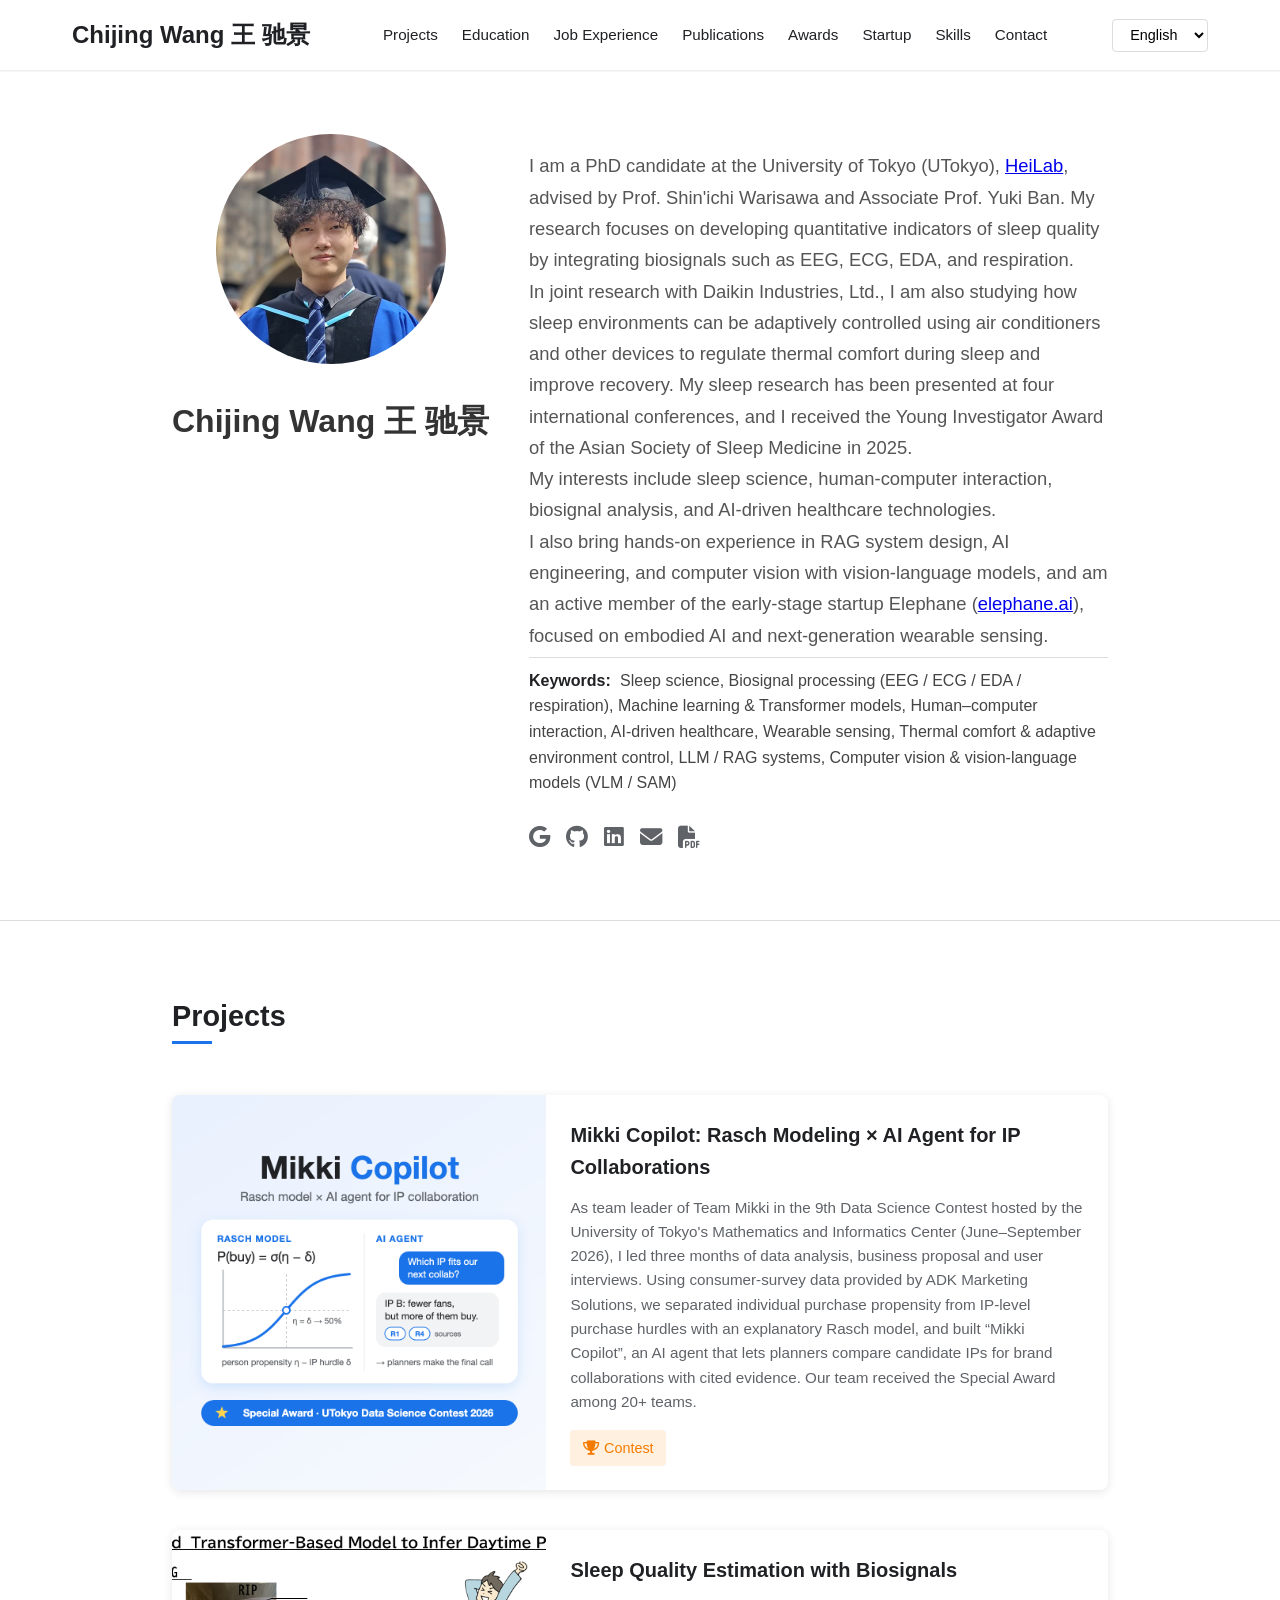
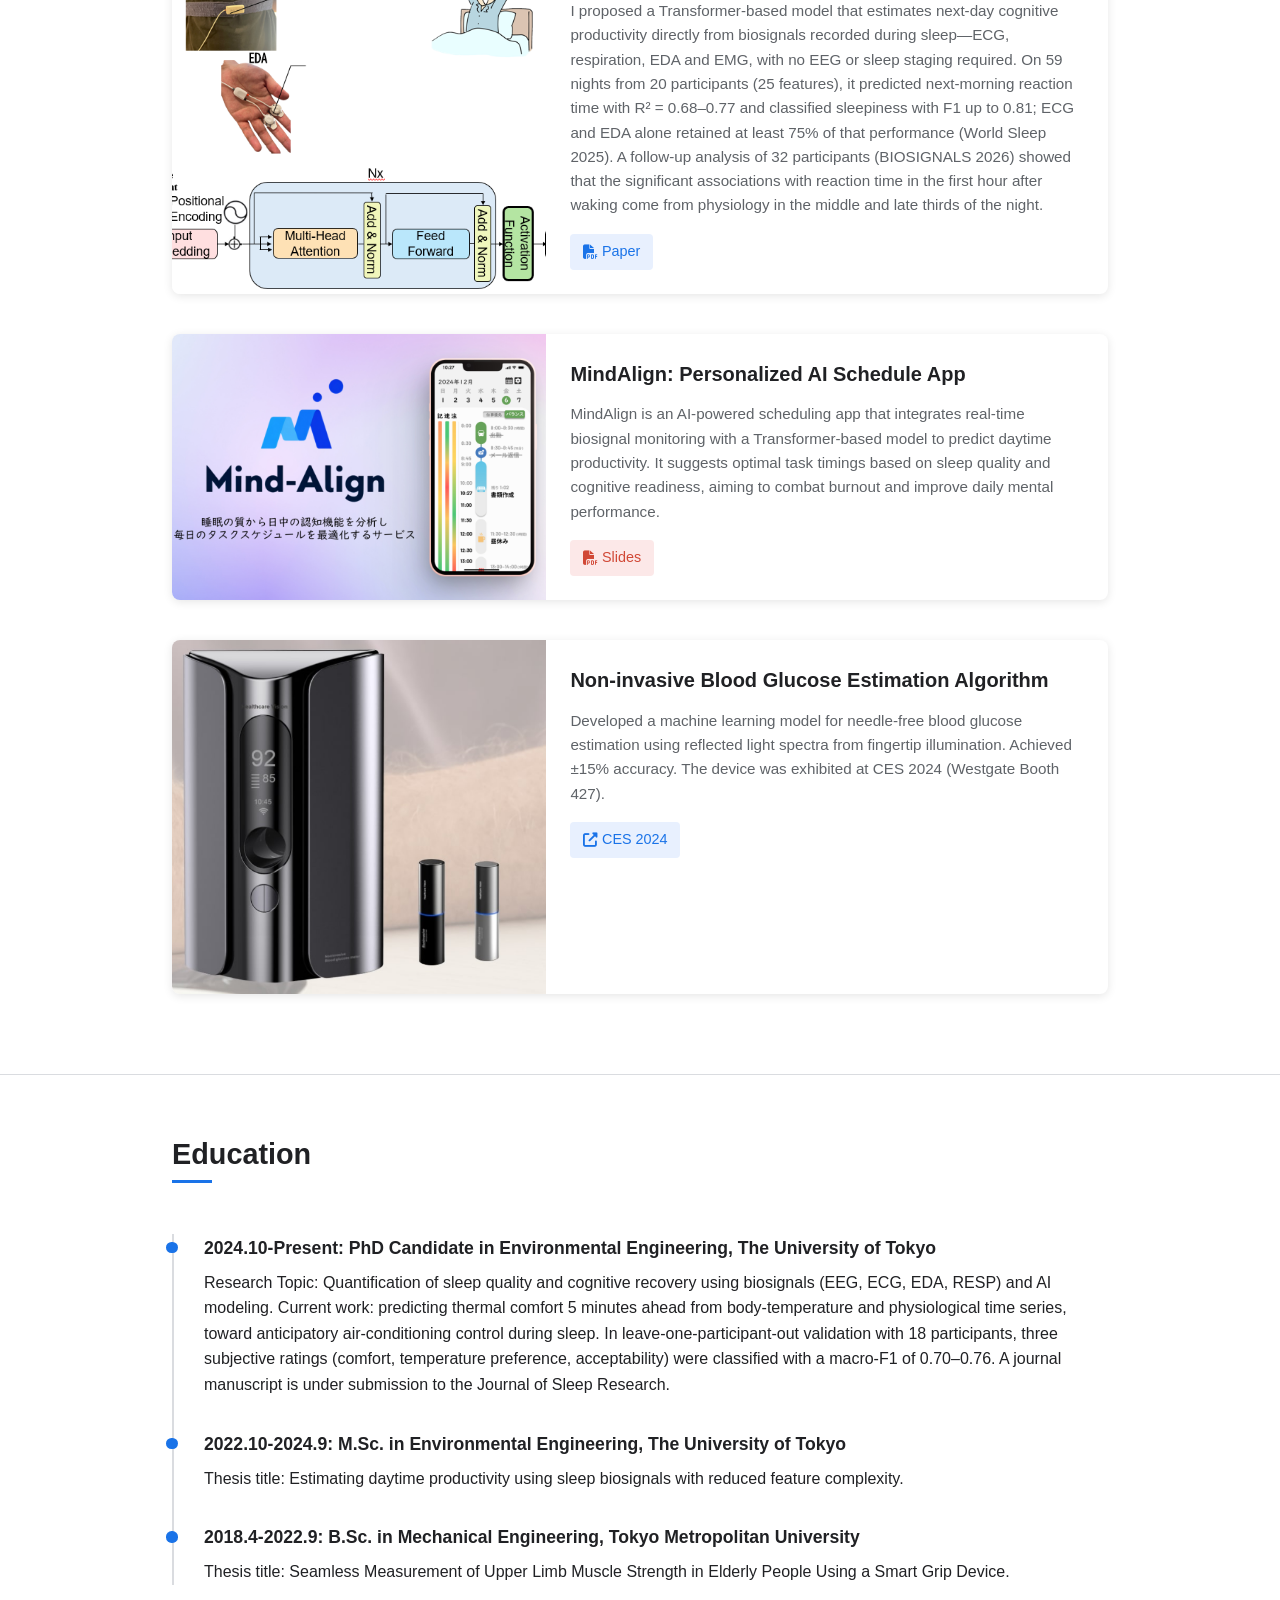
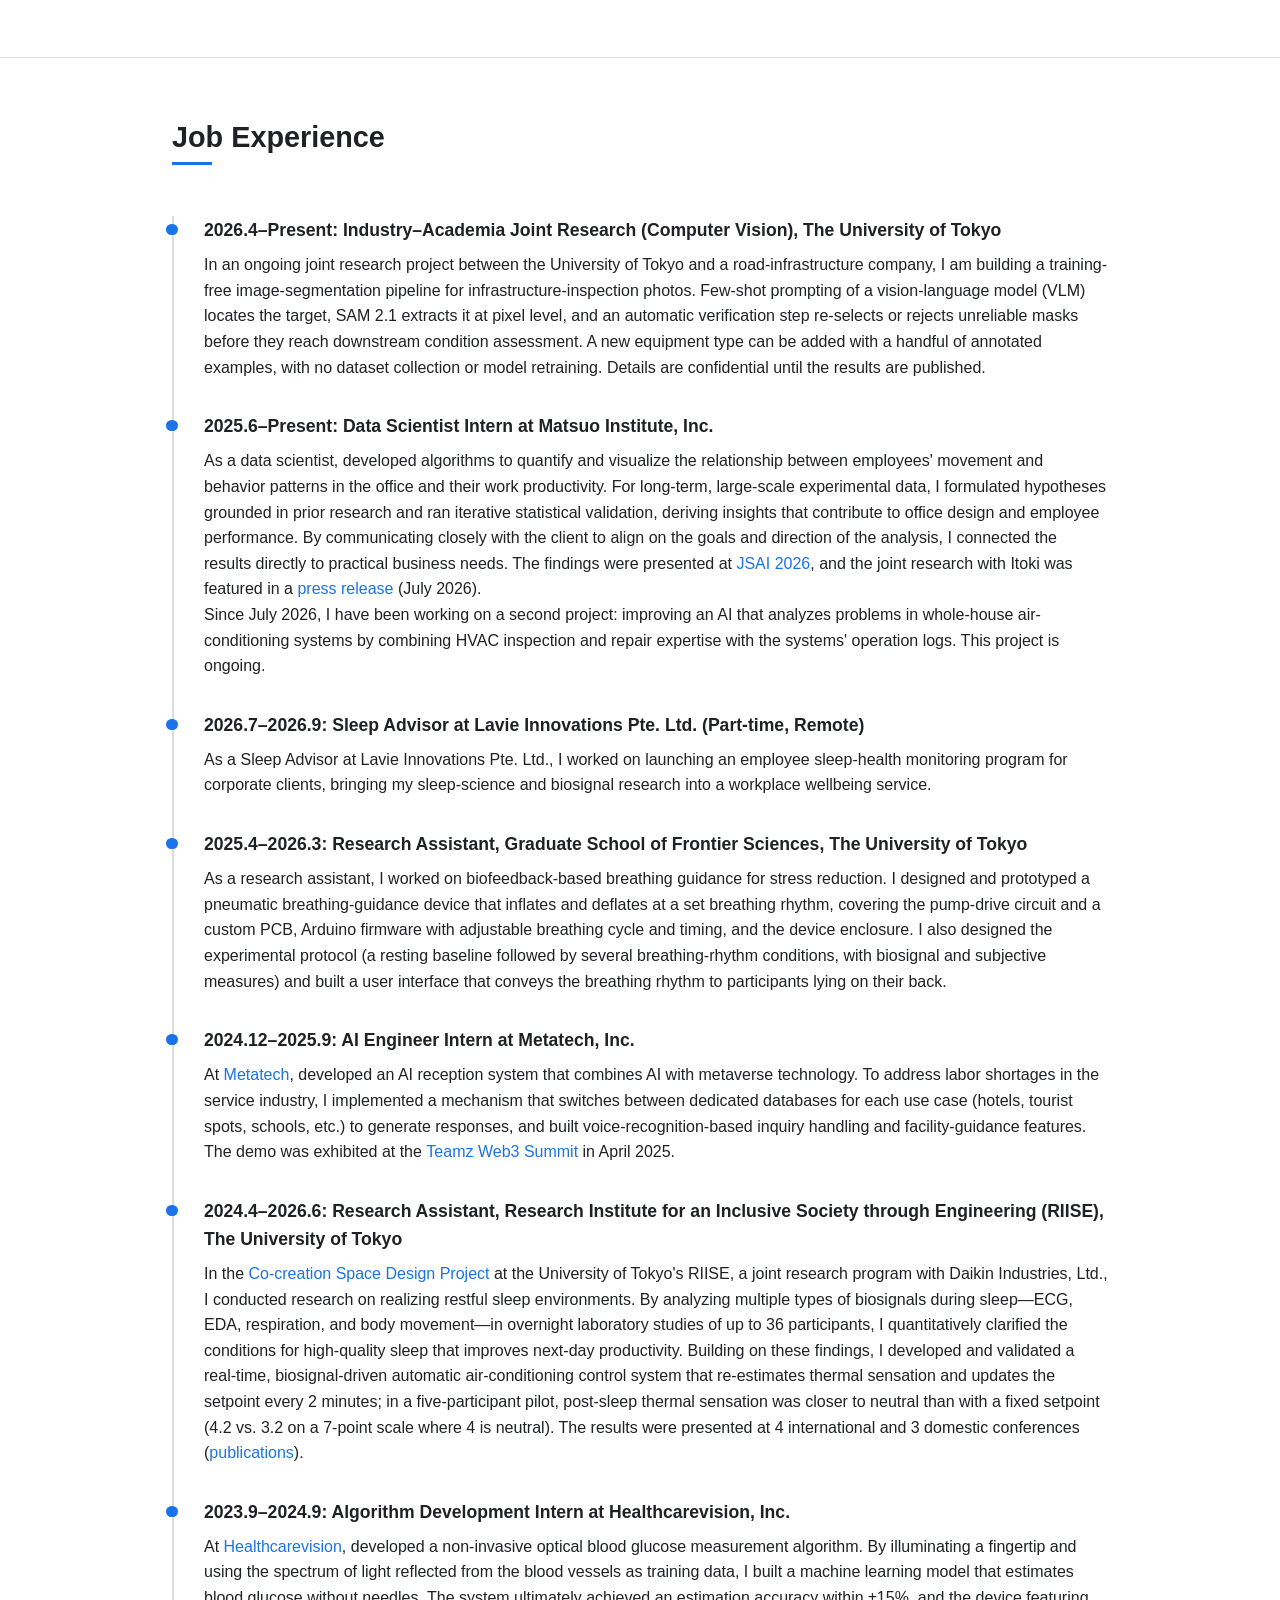
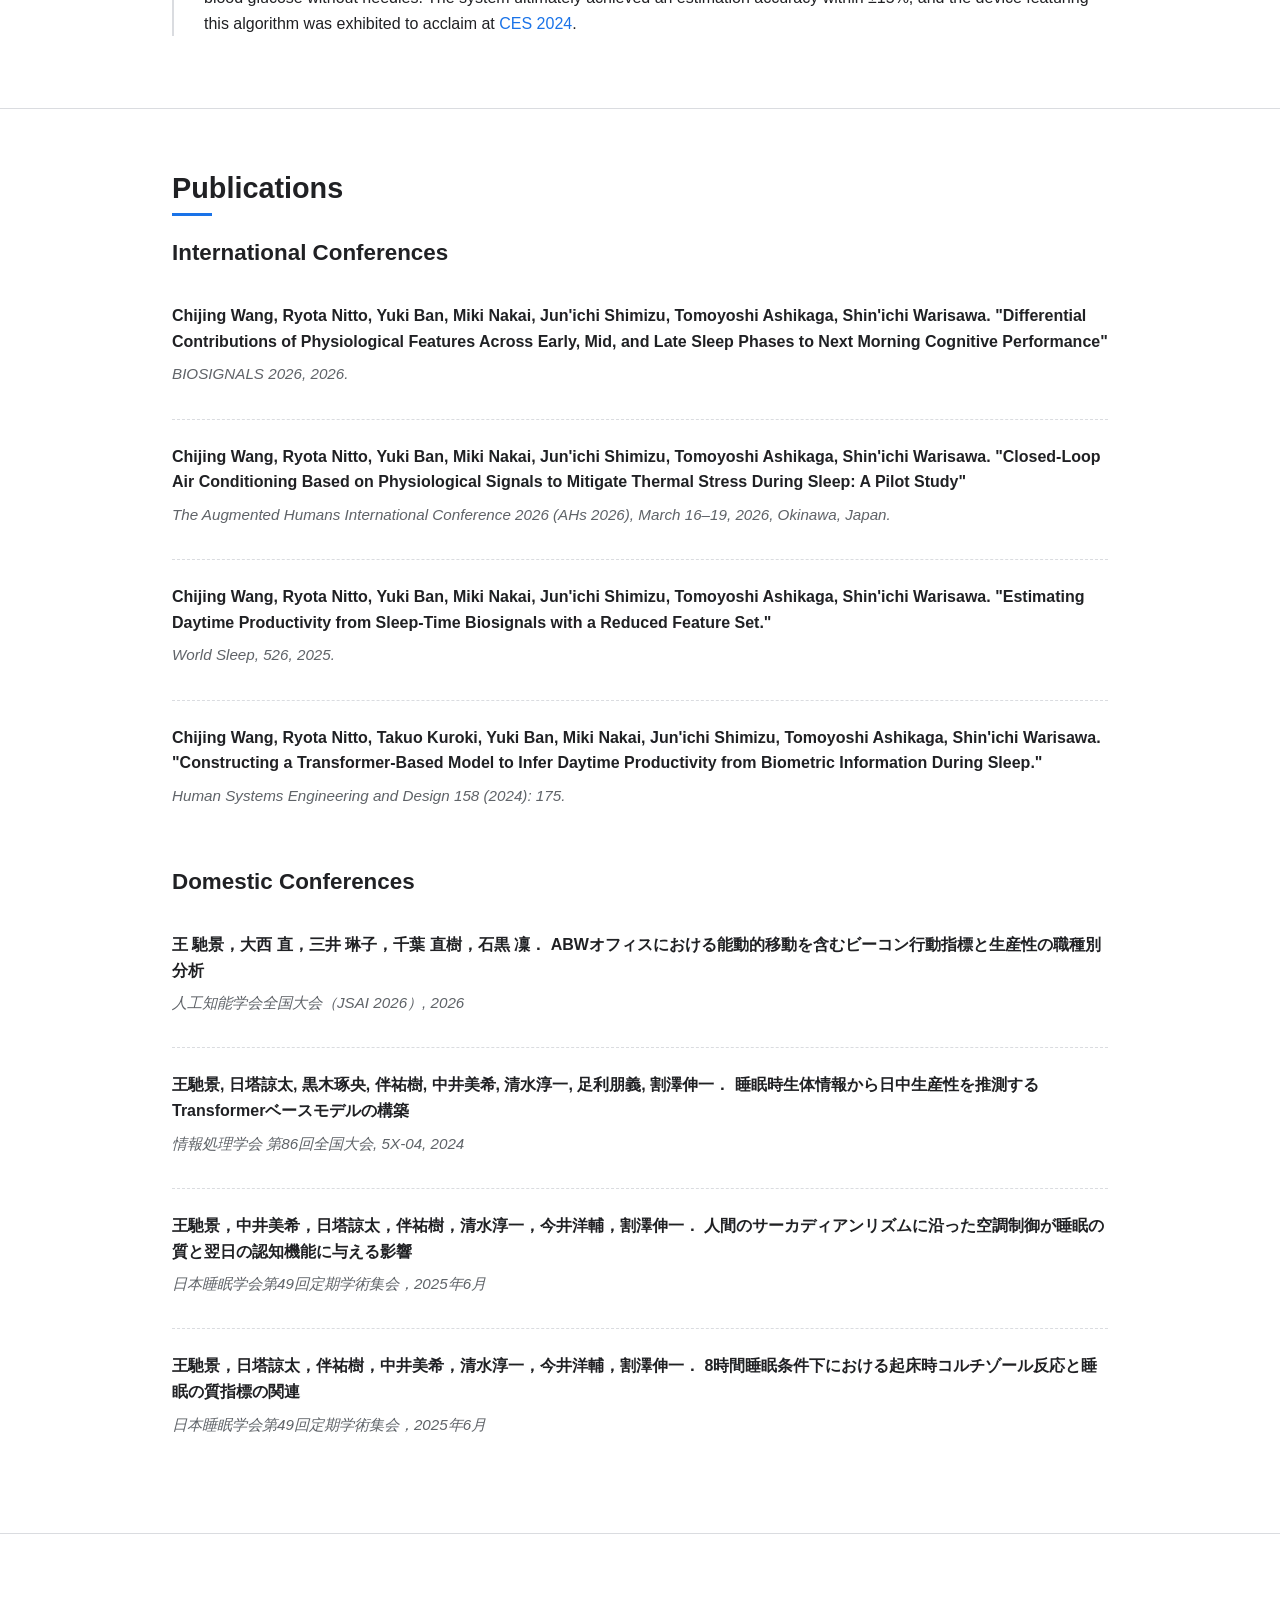
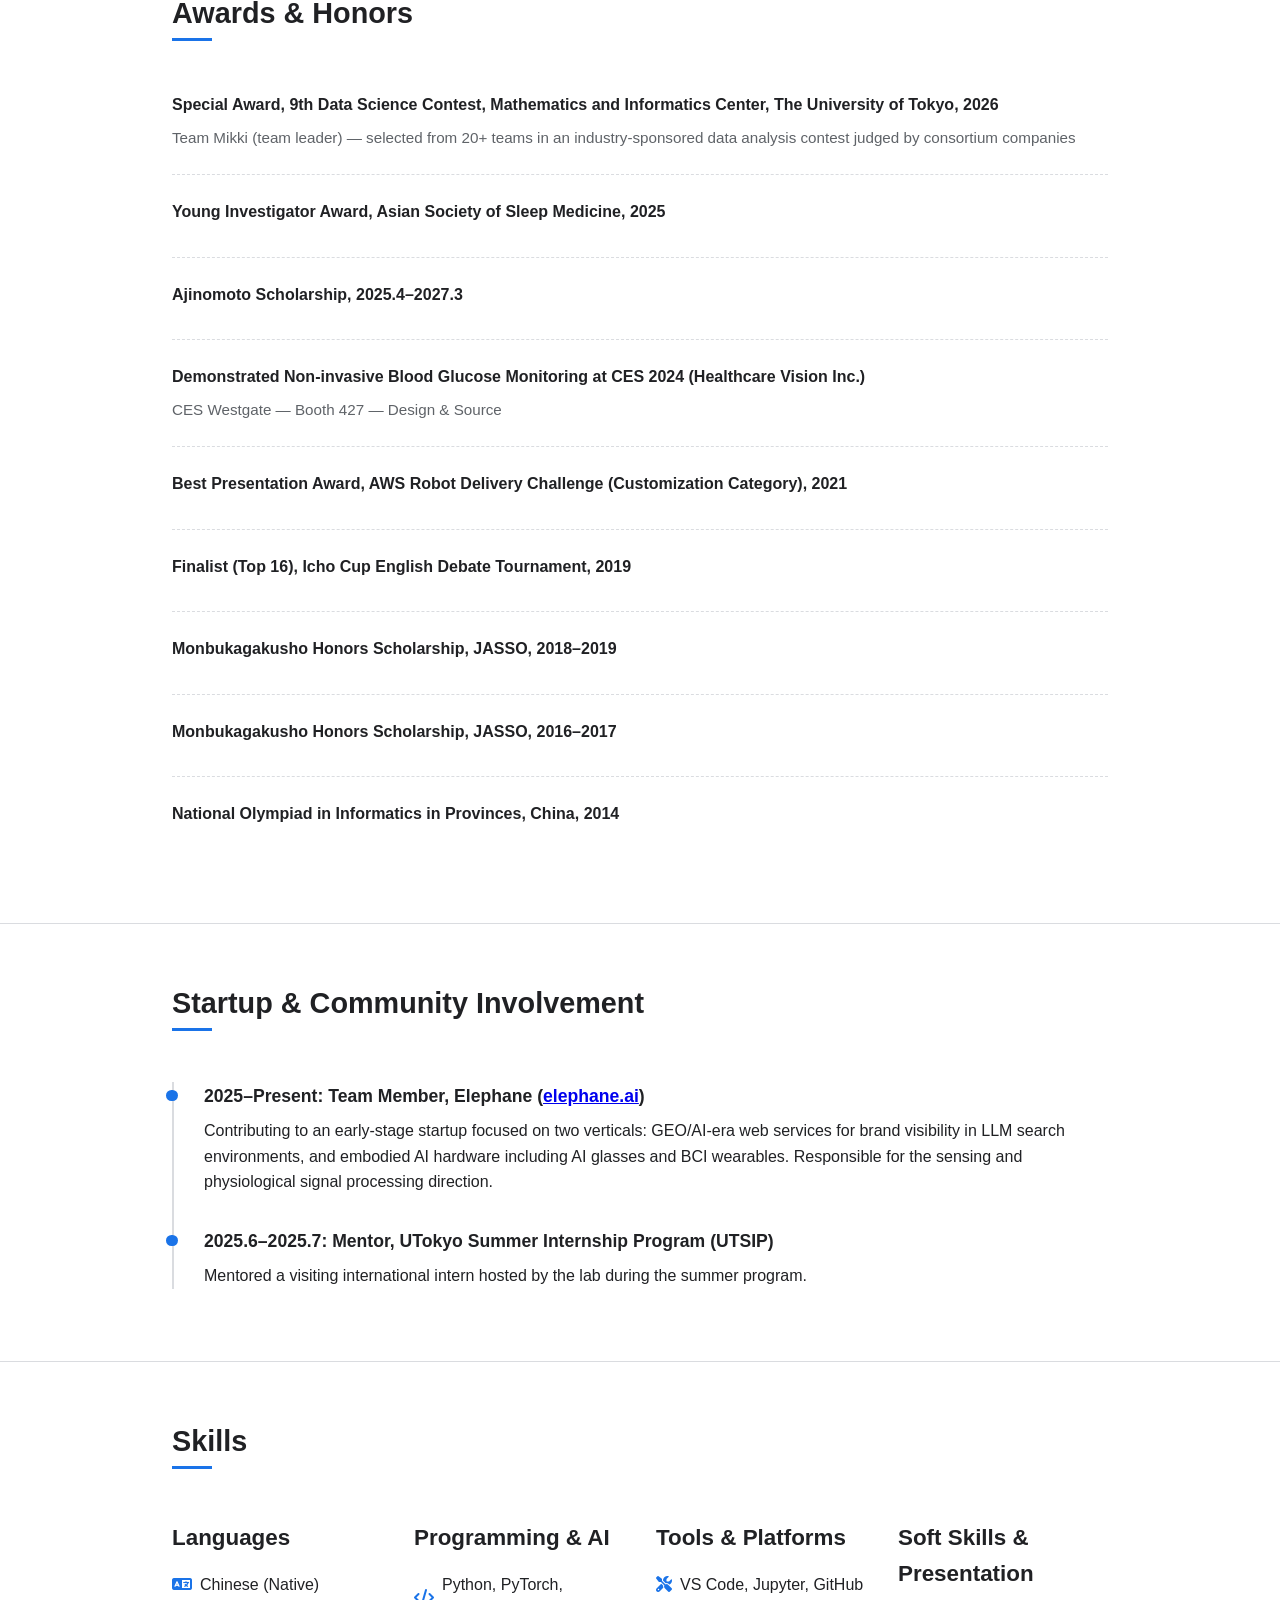
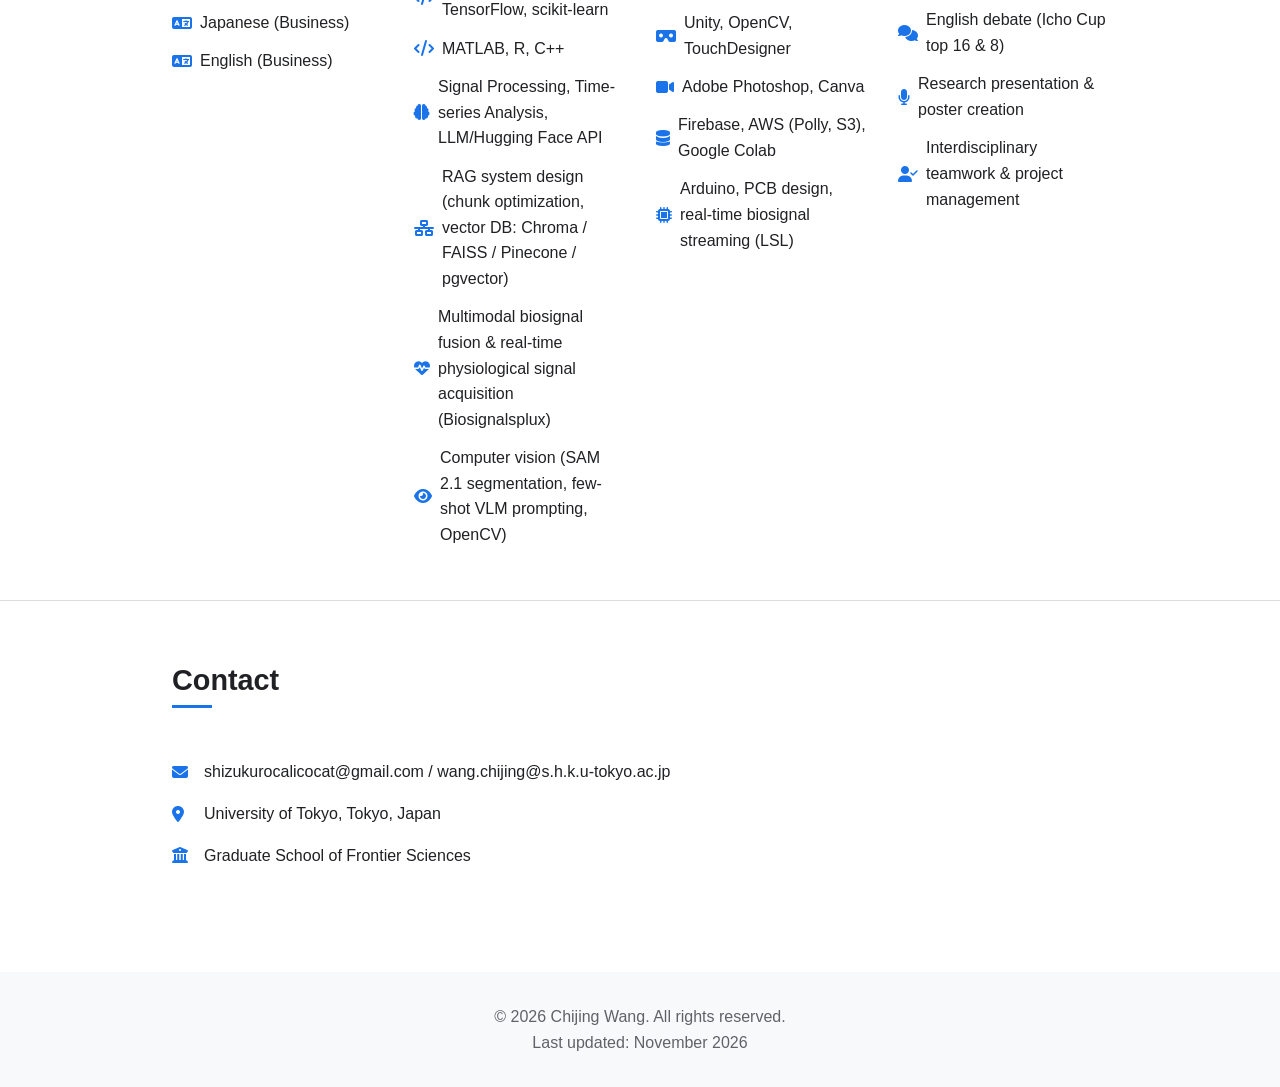
<file: index.html>
<!DOCTYPE html>
<html lang="en">
<head>
    <meta charset="UTF-8">
    <meta name="viewport" content="width=device-width, initial-scale=1.0">
    <title>Chijing Wang 王 驰景</title>
    <meta name="description" content="Chijing Wang (王馳景) is a PhD candidate at the University of Tokyo (HeiLab) working on sleep science, biosignal analysis (EEG, ECG, EDA, respiration) and AI-driven healthcare. Publications, projects, experience and CV.">
    <meta name="keywords" content="Chijing Wang, 王馳景, 王驰景, sleep science, biosignal processing, EEG, ECG, EDA, Transformer, machine learning, human-computer interaction, AI healthcare, wearable sensing, thermal comfort, RAG, LLM, computer vision, vision-language models, SAM, University of Tokyo">
    <meta name="author" content="Chijing Wang">
    <link rel="canonical" href="https://chijing-wang.com/">
    <meta property="og:type" content="profile">
    <meta property="og:site_name" content="Chijing Wang">
    <meta property="og:title" content="Chijing Wang 王 驰景 — Sleep Science &amp; Biosignal AI, University of Tokyo">
    <meta property="og:description" content="PhD candidate at the University of Tokyo (HeiLab): sleep quality estimation from biosignals, adaptive sleep environments, and AI-driven healthcare.">
    <meta property="og:url" content="https://chijing-wang.com/">
    <meta property="og:image" content="https://chijing-wang.com/self.jpg">
    <meta name="twitter:card" content="summary">
    <meta name="twitter:title" content="Chijing Wang 王 驰景 — Sleep Science &amp; Biosignal AI">
    <meta name="twitter:description" content="PhD candidate at the University of Tokyo (HeiLab): sleep quality estimation from biosignals, adaptive sleep environments, and AI-driven healthcare.">
    <meta name="twitter:image" content="https://chijing-wang.com/self.jpg">
    <link rel="icon" href="data:image/svg+xml,<svg%20xmlns='http://www.w3.org/2000/svg'%20viewBox='0%200%2064%2064'><rect%20width='64'%20height='64'%20rx='14'%20fill='%231a73e8'/><text%20x='32'%20y='43'%20font-family='Arial,Helvetica,sans-serif'%20font-size='30'%20font-weight='700'%20fill='white'%20text-anchor='middle'>CW</text></svg>">
    <style>
        :root {
            --primary-color: #1a73e8; 
            --secondary-color: #f8f9fa;
            --text-color: #202124;
            --light-text: #5f6368;
            --border-color: #dadce0;
            --accent-color: #1967d2;
            --section-padding: 2.5rem 0;
            --card-shadow: 0 2px 10px rgba(0, 0, 0, 0.1);
        }
        
        * {
            box-sizing: border-box;
            margin: 0;
            padding: 0;
        }
        
        body {
            font-family: 'Segoe UI', Tahoma, Geneva, Verdana, sans-serif;
            line-height: 1.6;
            color: var(--text-color);
            background-color: #ffffff;
            display: flex;
            flex-direction: column;
        }
        header {
            background-color: white;
            box-shadow: 0 1px 2px rgba(0, 0, 0, 0.1);
            position: sticky;
            top: 0;
            z-index: 1000;
            width: 100%;
        }
        
        .header-container {
            display: flex;
            justify-content: space-between;
            align-items: center;
            padding: 1rem 2rem;
            max-width: 1200px;
            margin: 0 auto;
        }
        
        .logo {
            font-size: 1.5rem;
            font-weight: bold;
            color: var(--text-color);
            text-decoration: none;
        }
        
        .nav-links {
            display: flex;
            list-style: none;
        }
        
        .nav-links li {
            margin-left: 1.5rem;
        }
        
        .nav-links a {
            text-decoration: none;
            color: var(--text-color);
            font-weight: 500;
            transition: color 0.3s;
            font-size: 0.95rem;
        }
        
        .nav-links a:hover {
            color: var(--primary-color);
        }
        
        .container {
            max-width: 1000px;
            margin: 0 auto;
            padding: 0 2rem;
        }
        .hero {
            padding: 4rem 0;
            background-color: white;
            margin-bottom: 2rem;
        }
        
        .hero-container {
            display: flex;
            align-items: flex-start;
            gap: 40px;
        }
        
        .hero-left {
            display: flex;
            flex-direction: column;
            align-items: center;
        }
        
        .hero-image {
            width: 230px;
            height: 230px;
            border-radius: 50%;
            object-fit: cover;
            margin-bottom: 1.5rem;
        }
        
        .hero-name {
            font-size: 2rem;
            font-weight: bold;
            color: #333;
            margin-top: 0.5rem;
        }
        
        .hero-right {
            flex: 1;
            padding-top: 1rem;
        }
        
        .hero-text {
            font-size: 1.15rem;
            line-height: 1.7;
            color: #555;
            margin-bottom: 1.5rem;
        }
        
        .keywords {
            font-size: 1rem;
            line-height: 1.6;
            color: #444;
            margin: 0.4rem 0 0.2rem;
            padding-top: 0.6rem;
            border-top: 1px solid var(--border-color);
        }

        .keywords strong {
            color: var(--text-color);
            margin-right: 0.3rem;
        }

        .social-links {
            display: flex;
            list-style: none;
            margin-top: 1.5rem;
        }
        
        .social-links li {
            margin-right: 1rem;
        }
        
        .social-links a {
            color: var(--light-text);
            font-size: 1.4rem;
            transition: color 0.3s;
        }
        
        .social-links a:hover {
            color: var(--primary-color);
        }
        
        section {
            padding: var(--section-padding);
            margin-bottom: 1rem;
            border-bottom: 1px solid var(--border-color);
            display: block;
            width: 100%;
        }
        
        section:last-child {
            border-bottom: none;
        }
        
        h2 {
            font-size: 1.8rem;
            margin-bottom: 1.5rem;
            color: var(--text-color);
            position: relative;
            display: inline-block;
        }
        
        h2::after {
            content: '';
            position: absolute;
            left: 0;
            bottom: -5px;
            width: 40px;
            height: 3px;
            background-color: var(--primary-color);
        }
        
        h3 {
            font-size: 1.4rem;
            margin-bottom: 1rem;
            color: var(--text-color);
        }
        
        .project-container {
            margin-top: 2rem;
        }
        
        .project-card {
            display: flex;
            margin-bottom: 2.5rem;
            border-radius: 8px;
            overflow: hidden;
            box-shadow: var(--card-shadow);
            background-color: white;
            transition: transform 0.3s, box-shadow 0.3s;
        }
        
        .project-card:hover {
            transform: translateY(-5px);
            box-shadow: 0 5px 15px rgba(0, 0, 0, 0.15);
        }
        
        .project-img-container {
            flex: 0 0 40%;
        }
        
        .project-img {
            width: 100%;
            height: 100%;
            object-fit: cover;
        }
        
        .project-content {
            flex: 1;
            padding: 1.5rem;
        }
        
        .project-title {
            font-size: 1.25rem;
            font-weight: 600;
            margin-bottom: 0.8rem;
            color: var(--text-color);
        }
        
        .project-description {
            margin-bottom: 1rem;
            color: var(--light-text);
            font-size: 0.95rem;
            line-height: 1.6;
        }
        
        .project-links {
            margin-top: 1rem;
            display: flex;
            flex-wrap: wrap;
            gap: 0.8rem;
        }
        
        .project-link-btn {
            display: inline-flex;
            align-items: center;
            padding: 0.4rem 0.8rem;
            border-radius: 4px;
            text-decoration: none;
            font-size: 0.9rem;
            font-weight: 500;
            transition: background-color 0.3s;
        }
        
        .paper-btn {
            background-color: #e8f0fe;
            color: var(--primary-color);
        }
        
        .paper-btn:hover {
            background-color: #d2e3fc;
        }
        
        .video-btn {
            background-color: #fce8e8;
            color: #d14836;
        }
        
        .video-btn:hover {
            background-color: #fad2d2;
        }
        
        .talk-btn {
            background-color: #fff0e0;
            color: #f57c00;
        }
        
        .talk-btn:hover {
            background-color: #ffe0c2;
        }
        
        .project-link-btn i {
            margin-right: 0.3rem;
        }
        
        .timeline {
            position: relative;
            margin: 2rem 0;
        }
        
        .timeline::before {
            content: '';
            position: absolute;
            top: 0;
            left: 0;
            width: 2px;
            height: 100%;
            background-color: var(--border-color);
        }
        
        .timeline-item {
            position: relative;
            padding-left: 2rem;
            margin-bottom: 2rem;
        }
        
        .timeline-item::before {
            content: '';
            position: absolute;
            top: 0.5rem;
            left: -0.35rem;
            width: 0.7rem;
            height: 0.7rem;
            border-radius: 50%;
            background-color: var(--primary-color);
        }
        
        .timeline-degree {
            font-size: 1.1rem;
            font-weight: 600;
            margin-bottom: 0.5rem;
            color: var(--text-color);
        }

        .timeline-item p a {
            color: var(--primary-color);
            text-decoration: none;
            font-weight: 500;
            border-bottom: 1px solid transparent;
            transition: border-color 0.2s ease;
        }

        .timeline-item p a:hover {
            border-bottom-color: var(--primary-color);
        }

        .publications-container {
            margin-top: 2rem;
        }
        
        .publication-item {
            padding-bottom: 1.5rem;
            margin-bottom: 1.5rem;
            border-bottom: 1px dashed var(--border-color);
        }
        
        .publication-item:last-child {
            border-bottom: none;
        }
        
        .publication-title {
            font-weight: 600;
            margin-bottom: 0.5rem;
            color: var(--text-color);
        }
        
        .publication-authors {
            margin-bottom: 0.5rem;
            color: var(--light-text);
            font-size: 0.95rem;
        }
        
        .publication-journal {
            font-style: italic;
            margin-bottom: 0.5rem;
            color: var(--light-text);
            font-size: 0.95rem;
        }
        
        .publication-links a {
            display: inline-flex;
            align-items: center;
            color: var(--primary-color);
            text-decoration: none;
            font-size: 0.9rem;
            margin-right: 1rem;
        }
        
        .awards-container {
            margin-top: 2rem;
        }
        
        .award-item {
            padding-bottom: 1.5rem;
            margin-bottom: 1.5rem;
            border-bottom: 1px dashed var(--border-color);
        }
        
        .award-item:last-child {
            border-bottom: none;
        }
        
        .award-title {
            font-weight: 600;
            margin-bottom: 0.5rem;
            color: var(--text-color);
        }
        
        .award-description {
            color: var(--light-text);
            font-size: 0.95rem;
        }
        
        .skills-container {
            display: flex;
            flex-wrap: wrap;
            gap: 2rem;
            margin-top: 2rem;
        }
        
        .skill-category {
            flex: 1;
            min-width: 200px;
        }
        
        .skill-list {
            list-style: none;
        }
        
        .skill-list li {
            margin-bottom: 0.8rem;
            display: flex;
            align-items: center;
        }
        
        .skill-list i {
            color: var(--primary-color);
            margin-right: 0.5rem;
            font-size: 1rem;
        }
        
        .contact-content {
            display: flex;
            justify-content: flex-start;
            margin-top: 2rem;
        }
        
        .contact-info {
            flex: 1;
        }
        
        .contact-info ul {
            list-style: none;
        }
        
        .contact-info li {
            margin-bottom: 1rem;
            display: flex;
            align-items: center;
        }
        
        .contact-info i {
            width: 24px;
            color: var(--primary-color);
            margin-right: 0.5rem;
        }
        
        .visitor-counter {
            margin-top: 3rem;
            text-align: center;
        }
        
        .visitor-counter h3 {
            margin-bottom: 1rem;
            color: var(--text-color);
        }
        
        #clustrmaps-widget-container {
            transform: scale(0.7);
            transform-origin: center top;
            margin: 0 auto;
            max-width: 300px;
        }
        
        footer {
            background-color: var(--secondary-color);
            padding: 2rem 0;
            text-align: center;
            color: var(--light-text);
            margin-top: 2rem;
        }
        
        .back-to-top {
            position: fixed;
            bottom: 2rem;
            right: 2rem;
            background-color: var(--primary-color);
            color: white;
            width: 40px;
            height: 40px;
            border-radius: 50%;
            display: flex;
            align-items: center;
            justify-content: center;
            text-decoration: none;
            transition: background-color 0.3s;
            opacity: 0;
            visibility: hidden;
        }
        
        .back-to-top.visible {
            opacity: 1;
            visibility: visible;
        }
        
        .back-to-top:hover {
            background-color: var(--accent-color);
        }
        
        .language-switcher {
            margin-left: 1rem;
        }
        
        .language-switcher select {
            padding: 0.4rem 0.8rem;
            border-radius: 4px;
            border: 1px solid var(--border-color);
            background-color: white;
            font-size: 0.9rem;
            outline: none;
        }
        
        [lang="zh"] {
            display: none;
        }
        
        [lang="ja"] {
            display: none;
        }
        
        .lang-zh [lang="en"] {
            display: none;
        }
        
        .lang-zh [lang="ja"] {
            display: none;
        }
        
        .lang-zh [lang="zh"] {
            display: block;
        }
        
        .lang-ja [lang="en"] {
            display: none;
        }
        
        .lang-ja [lang="zh"] {
            display: none;
        }
        
        .lang-ja [lang="ja"] {
            display: block;
        }
        
        @media (max-width: 992px) {
            .header-container {
                flex-direction: column;
                padding: 1rem;
            }
            .nav-links {
                margin-top: 1rem;
                flex-wrap: wrap;
                justify-content: center;
            }
            .nav-links li {
                margin: 0.3rem 0.5rem;
            }
            .language-switcher {
                margin-top: 1rem;
            }
        }

        @media (max-width: 768px) {
            .header-container {
                flex-direction: column;
                padding: 1rem;
            }
            
            .nav-links {
                margin-top: 1rem;
                flex-wrap: wrap;
                justify-content: center;
            }
            
            .nav-links li {
                margin: 0.3rem 0.5rem;
            }
            
            .hero-container {
                flex-direction: column;
                align-items: center;
            }
            
            .hero-right {
                text-align: center;
            }
            
            .social-links {
                justify-content: center;
            }
            
            .project-card {
                flex-direction: column;
            }
            
            .project-img-container {
                flex: 0 0 auto;
                height: 200px;
            }
            
            .timeline::before {
                left: 0.5rem;
            }
            
            .timeline-item {
                padding-left: 1.5rem;
            }
            
            .skills-container {
                flex-direction: column;
            }
            
            .language-switcher {
                margin-top: 1rem;
            }
        }
    </style>
    <link rel="stylesheet" href="https://cdnjs.cloudflare.com/ajax/libs/font-awesome/6.4.0/css/all.min.css">
</head>
<body>
    <header>
        <div class="header-container">
            <a href="#" class="logo">Chijing Wang 王 驰景</a>
            <ul class="nav-links">
                <li><a href="#projects" lang="en">Projects</a><a href="#projects" lang="ja">研究プロジェクト</a><a href="#projects" lang="zh">研究项目</a></li>
                <li><a href="#education" lang="en">Education</a><a href="#education" lang="ja">教育</a><a href="#education" lang="zh">教育背景</a></li>
                <li><a href="#job" lang="en">Job Experience</a><a href="#job" lang="ja">職歴</a><a href="#job" lang="zh">工作经历</a></li>
                <li><a href="#publications" lang="en">Publications</a><a href="#publications" lang="ja">発表</a><a href="#publications" lang="zh">发表论文</a></li>
                <li><a href="#awards" lang="en">Awards</a><a href="#awards" lang="ja">受賞歴</a><a href="#awards" lang="zh">获奖荣誉</a></li>
                <li><a href="#startup" lang="en">Startup</a><a href="#startup" lang="ja">スタートアップ</a><a href="#startup" lang="zh">创业</a></li>
                <li><a href="#skills" lang="en">Skills</a><a href="#skills" lang="ja">スキル</a><a href="#skills" lang="zh">技能</a></li>
                <li><a href="#contact" lang="en">Contact</a><a href="#contact" lang="ja">連絡先</a><a href="#contact" lang="zh">联系方式</a></li>            
            </ul>
            <div class="language-switcher">
                <select id="langSelect">
                    <option value="en">English</option>
                    <option value="ja">日本語</option>
                    <option value="zh">中文</option>
                </select>
            </div>
        </div>
    </header>
    
    <main>
        <section class="hero">
            <div class="container">
                <div class="hero-container">
                    <div class="hero-left">
                        <img src="self.jpg" alt="Chijing Wang" class="hero-image">
                        <div class="hero-name">Chijing Wang 王 驰景</div>
                    </div>
                    <div class="hero-right">
                        <div class="hero-text" lang="en">
                            <p>I am a PhD candidate at the University of Tokyo (UTokyo), <a href="https://www.lhei.k.u-tokyo.ac.jp/#top" style="text-decoration: underline;">HeiLab</a>, advised by Prof. Shin'ichi Warisawa and Associate Prof. Yuki Ban. My research focuses on developing quantitative indicators of sleep quality by integrating biosignals such as EEG, ECG, EDA, and respiration.</p>
                            <p>In joint research with Daikin Industries, Ltd., I am also studying how sleep environments can be adaptively controlled using air conditioners and other devices to regulate thermal comfort during sleep and improve recovery. My sleep research has been presented at four international conferences, and I received the Young Investigator Award of the Asian Society of Sleep Medicine in 2025.</p>
                            <p>My interests include sleep science, human-computer interaction, biosignal analysis, and AI-driven healthcare technologies.</p>
                            <p>I also bring hands-on experience in RAG system design, AI engineering, and computer vision with vision-language models, and am an active member of the early-stage startup Elephane (<a href="https://elephane.ai" target="_blank">elephane.ai</a>), focused on embodied AI and next-generation wearable sensing.</p>
                            <p class="keywords"><strong>Keywords:</strong> Sleep science, Biosignal processing (EEG / ECG / EDA / respiration), Machine learning &amp; Transformer models, Human–computer interaction, AI-driven healthcare, Wearable sensing, Thermal comfort &amp; adaptive environment control, LLM / RAG systems, Computer vision &amp; vision-language models (VLM / SAM)</p>
                        </div>
                        
                        <div class="hero-text" lang="ja">
                            <p>東京大学大学院（<a href="https://www.lhei.k.u-tokyo.ac.jp/#top" style="text-decoration: underline;">HeiLab</a>）の博士課程に在籍しており、割澤伸一教授・伴祐樹准教授の指導のもと、脳波・心電・皮膚電位・呼吸などの生体情報を用いた睡眠の質の定量評価指標の開発に取り組んでいます。</p>
                            <p>加えて、ダイキン工業株式会社との共同研究として、睡眠中の温熱快適性と回復を高めることを目的に、空調などの睡眠環境機器を用いた適応的な睡眠環境制御についても研究しています。これらの成果は国際学会4件で発表しており、2025年にはアジア睡眠学会の若手研究者奨励賞を受賞しました。</p>
                            <p>研究分野：睡眠科学、ヒューマンコンピュータインタラクション、生体信号解析、AI医療技術。</p>
                            <p>RAGシステムの設計・実装やAIエンジニアリング、VLM（視覚言語モデル）を用いた画像認識の実務経験も持ち、具身AIと次世代ウェアラブルセンシングに取り組むスタートアップElephane（<a href="https://elephane.ai" target="_blank">elephane.ai</a>）のチームメンバーとして活動しています。</p>
                            <p class="keywords"><strong>研究キーワード：</strong>睡眠科学、生体信号処理（脳波・心電・皮膚電位・呼吸）、機械学習・Transformerモデル、ヒューマンコンピュータインタラクション、AIヘルスケア、ウェアラブルセンシング、温熱快適性・適応的環境制御、LLM・RAGシステム、コンピュータビジョン・視覚言語モデル（VLM / SAM）</p>
                        </div>
                        
                        <div class="hero-text" lang="zh">
                            <p>我是东京大学（<a href="https://www.lhei.k.u-tokyo.ac.jp/#top" style="text-decoration: underline;">HeiLab</a>）博士生，在割澤伸一教授与伴祐树副教授的指导下进行研究。我的研究旨在通过脑电、心电、皮肤电反应与呼吸等多模态生理信号，开发用于量化睡眠质量的指标。</p>
                            <p>此外，我也在与大金工业株式会社的共同研究中，研究如何利用空调等睡眠环境设备，对睡眠过程中的热舒适环境进行自适应调节，从而改善睡眠质量与恢复效果。相关成果已在4场国际会议上发表，并于2025年获得亚洲睡眠医学会青年研究者奖。</p>
                            <p>研究方向包括睡眠科学、人机交互、生物信号分析，以及AI在医疗健康领域的应用。</p>
                            <p>我同时具备RAG系统设计、AI工程以及基于视觉语言模型（VLM）的计算机视觉方面的实践经验，并作为团队成员参与具身AI与新一代可穿戴感知方向的初创公司Elephane（<a href="https://elephane.ai" target="_blank">elephane.ai</a>）的早期建设。</p>
                            <p class="keywords"><strong>研究关键词：</strong>睡眠科学、生理信号处理（脑电・心电・皮肤电・呼吸）、机器学习与Transformer模型、人机交互、AI医疗健康、可穿戴感知、热舒适与自适应环境控制、LLM / RAG系统、计算机视觉与视觉语言模型（VLM / SAM）</p>
                        </div>
                        
                        <ul class="social-links">
                            <li><a href="https://scholar.google.com/citations?user=DMzbiOwAAAAJ&hl=ja"><i class="fab fa-google"></i></a></li>
                            <li><a href="https://github.com/ChijingWang"><i class="fab fa-github"></i></a></li>
                            <li><a href="https://www.linkedin.com/in/%E9%A6%B3%E6%99%AF-%E7%8E%8B-58b942285/"><i class="fab fa-linkedin"></i></a></li>
                            <li><a href="mailto:shizukurocalicocat@gmail.com"><i class="fas fa-envelope"></i></a></li>
                            <li><a lang="en" href="resume_en.pdf" target="_blank" title="Resume (PDF)"><i class="fas fa-file-pdf"></i></a><a lang="ja" href="resume_ja.pdf" target="_blank" title="履歴書（PDF）"><i class="fas fa-file-pdf"></i></a><a lang="zh" href="resume_zh.pdf" target="_blank" title="简历（PDF）"><i class="fas fa-file-pdf"></i></a></li>
                        </ul>
                    </div>
                </div>
            </div>
        </section>
        
        <section id="projects">
            <div class="container">
                <h2 lang="en">Projects</h2>
                <h2 lang="ja">研究プロジェクト</h2>
                <h2 lang="zh">研究项目</h2>
                
                <div class="project-container">
                    <div class="project-card">
                        <div class="project-img-container">
                            <img src="mikki_copilot.png" alt="Mikki Copilot: Rasch model and AI agent for IP collaboration" class="project-img">
                        </div>
                        <div class="project-content">
                            <div class="project-title" lang="en">Mikki Copilot: Rasch Modeling × AI Agent for IP Collaborations</div>
                            <div class="project-title" lang="ja">Mikki Copilot：Raschモデル × AIエージェントによるコラボIP選定支援</div>
                            <div class="project-title" lang="zh">Mikki Copilot：Rasch 模型 × AI Agent 辅助联名 IP 选择</div>
                            <div class="project-description" lang="en">
                                As team leader of Team Mikki in the 9th Data Science Contest hosted by the University of Tokyo's Mathematics and Informatics Center (June–September 2026), I led three months of data analysis, business proposal and user interviews. Using consumer-survey data provided by ADK Marketing Solutions, we separated individual purchase propensity from IP-level purchase hurdles with an explanatory Rasch model, and built “Mikki Copilot”, an AI agent that lets planners compare candidate IPs for brand collaborations with cited evidence. Our team received the Special Award among 20+ teams.
                            </div>
                            <div class="project-description" lang="ja">
                                東京大学 数理・情報教育研究センター主催「第9回データサイエンスコンテスト」（2026年6月〜9月）にMikkiチームのリーダーとして参加し、約3か月にわたりデータ分析・事業提案・ユーザーインタビューを推進しました。株式会社ADKマーケティング・ソリューションズ提供の消費者調査データを用い、説明的Raschモデルで個人の購買傾向とIPごとの購入ハードルを分離するとともに、企画担当者が出典付きの根拠をもとに候補IPを比較できるAIエージェント「Mikki Copilot」を開発しました。20以上のチームの中から特別賞を受賞しました。
                            </div>
                            <div class="project-description" lang="zh">
                                作为 Mikki 团队队长，参加东京大学数理・信息教育研究中心主办的「第9届数据科学大赛」（2026年6月–9月），带领团队在约三个月内完成数据分析、商业提案与用户访谈。基于 ADK Marketing Solutions 提供的消费者调查数据，我们利用解释性 Rasch 模型分离个人购买倾向与各 IP 的购买门槛，并开发了 AI Agent「Mikki Copilot」，帮助企划人员基于附出处的依据比较候选联名 IP。团队从20余支队伍中脱颖而出，荣获特别奖。
                            </div>
                            <div class="project-links">
                                <a href="https://www.mi.u-tokyo.ac.jp/contest2026.html" class="project-link-btn talk-btn" target="_blank">
                                    <i class="fas fa-trophy"></i> <span lang="en">Contest</span><span lang="ja">コンテスト</span><span lang="zh">大赛主页</span>
                                </a>
                            </div>
                        </div>
                    </div>

                    <div class="project-card">
                        <div class="project-img-container">
                            <img src="Sleep model.png" alt="Sleep Quality Estimation" class="project-img">
                        </div>
                        <div class="project-content">
                            <div class="project-title" lang="en">Sleep Quality Estimation with Biosignals</div>
                            <div class="project-title" lang="ja">生体信号を用いた睡眠の質推定</div>
                            <div class="project-title" lang="zh">基于生理信号的睡眠质量推定</div>
                            <div class="project-description" lang="en">
                                I proposed a Transformer-based model that estimates next-day cognitive productivity directly from biosignals recorded during sleep—ECG, respiration, EDA and EMG, with no EEG or sleep staging required. On 59 nights from 20 participants (25 features), it predicted next-morning reaction time with R² = 0.68–0.77 and classified sleepiness with F1 up to 0.81; ECG and EDA alone retained at least 75% of that performance (World Sleep 2025). A follow-up analysis of 32 participants (BIOSIGNALS 2026) showed that the significant associations with reaction time in the first hour after waking come from physiology in the middle and late thirds of the night.
                            </div>
                            <div class="project-description" lang="ja">
                                睡眠中の生体信号（心電・呼吸・皮膚電位・筋電）から翌日の認知的生産性を直接推定するTransformerベースのモデルを提案しました。脳波や睡眠ステージ判定を必要としません。被験者20名・59夜のデータ（25特徴量）で、翌朝の反応時間をR²＝0.68〜0.77、眠気をF1最大0.81で推定し、心電と皮膚電位の2種類だけでもその75%以上の性能を維持しました（World Sleep 2025）。さらに32名を対象とした解析（BIOSIGNALS 2026）では、起床後1時間の反応時間と有意に関連するのは睡眠の中盤・後半の生体指標であることを示しました。
                            </div>
                            <div class="project-description" lang="zh">
                                我提出了一种基于Transformer的模型，直接利用睡眠期间的生理信号（心电、呼吸、皮肤电、肌电）预测次日的认知生产力，不需要脑电或睡眠分期。在20名被试、59晚的数据（25个特征）上，对次日早晨反应时间的预测达到R²=0.68–0.77，困倦度分类的F1最高为0.81；只保留心电和皮肤电两种传感器时仍能保持75%以上的性能（World Sleep 2025）。在32名被试的后续分析中（BIOSIGNALS 2026），与起床后一小时内反应时间显著相关的，是睡眠中段和后段的生理指标。
                            </div>
                            <div class="project-links">
                                <a href="https://openaccess.cms-conferences.org/publications/book/978-1-964867-34-2/article/978-1-964867-34-2_18" class="project-link-btn paper-btn">
                                    <i class="fas fa-file-pdf"></i> <span lang="en">Paper</span><span lang="ja">論文</span><span lang="zh">论文</span>
                                </a>
                            </div>
                        </div>
                    </div>
                    
                    <div class="project-card">
                        <div class="project-img-container">
                            <img src="mind Align.png" alt="MindAlign App" class="project-img">
                        </div>
                        <div class="project-content">
                            <div class="project-title" lang="en">MindAlign: Personalized AI Schedule App</div>
                            <div class="project-title" lang="ja">MindAlign：パーソナライズAIスケジュールアプリ</div>
                            <div class="project-title" lang="zh">MindAlign：个性化 AI 日程管理应用</div>
                            <div class="project-description" lang="en">
                                MindAlign is an AI-powered scheduling app that integrates real-time biosignal monitoring with a Transformer-based model to predict daytime productivity. It suggests optimal task timings based on sleep quality and cognitive readiness, aiming to combat burnout and improve daily mental performance.
                            </div>
                            <div class="project-description" lang="ja">
                                MindAlignは、リアルタイムの生体データと睡眠の質に基づいて、タスクの最適なタイミングを提案するAIスケジュールアプリです。Transformerモデルにより、集中力・記憶力・反応速度などの変化を予測し、バーンアウト防止と日中のパフォーマンス向上を目指します。
                            </div>
                            <div class="project-description" lang="zh">
                                MindAlign 是一款结合实时生理信号监测与 Transformer 模型的智能日程管理应用。通过预测白天的认知表现，帮助用户根据睡眠质量安排最合适的任务时段，有效缓解过劳问题，并提升每日的工作效率与心理状态。
                            </div>
                            <div class="project-links">
                                <a href="https://www.canva.com/design/DAGTQ9t61QY/YfechPAbWa7xj7GAlExYrg/view?utm_content=DAGTQ9t61QY&utm_campaign=designshare&utm_medium=link&utm_source=viewer" class="project-link-btn video-btn" target="_blank">
                                    <i class="fas fa-file-pdf"></i> <span lang="en">Slides</span><span lang="ja">スライド</span><span lang="zh">展示</span>
                                </a>
                            </div>
                        </div>
                    </div>

                    <div class="project-card">
                        <div class="project-img-container">
                            <img src="healthcarevision.png" alt="Blood Glucose Monitoring" class="project-img">
                        </div>
                        <div class="project-content">
                            <div class="project-title" lang="en">Non-invasive Blood Glucose Estimation Algorithm</div>
                            <div class="project-title" lang="ja">非侵襲型血糖値推定アルゴリズム</div>
                            <div class="project-title" lang="zh">非侵入式血糖估计算法</div>
                            <div class="project-description" lang="en">
                                Developed a machine learning model for needle-free blood glucose estimation using reflected light spectra from fingertip illumination. Achieved ±15% accuracy. The device was exhibited at CES 2024 (Westgate Booth 427).
                            </div>
                            <div class="project-description" lang="ja">
                                指先への光照射により得られた反射光スペクトルを用いた針不要の血糖値推定機械学習モデルを開発しました。推定精度±15%以内を達成し、このデバイスはCES 2024（Westgateブース427）にて展示されました。
                            </div>
                            <div class="project-description" lang="zh">
                                开发了一种利用手指照射反射光谱进行无针血糖估计的机器学习模型，达到±15%的估计精度。该设备在CES 2024（Westgate展位427）上展出。
                            </div>
                            <div class="project-links">
                                <a href="https://www.medicaldesignandoutsourcing.com/ces-2024-medical-technologies-you-need-to-know/" class="project-link-btn paper-btn" target="_blank">
                                    <i class="fas fa-external-link-alt"></i> <span lang="en">CES 2024</span><span lang="ja">CES 2024</span><span lang="zh">CES 2024</span>
                                </a>
                            </div>
                        </div>
                    </div>
                </div>
            </div>
        </section>

        <section id="education">
            <div class="container">
                <h2 lang="en">Education</h2>
                <h2 lang="ja">学歴</h2>
                <h2 lang="zh">教育背景</h2>

                <div class="timeline">
                    <div class="timeline-item">
                        <div class="timeline-degree" lang="en">2024.10-Present: PhD Candidate in Environmental Engineering, The University of Tokyo</div>
                        <div class="timeline-degree" lang="ja">2024.10-現在: 博士後期課程、環境工学、東京大学</div>
                        <div class="timeline-degree" lang="zh">2024.10-至今: 博士在读，环境工程，东京大学</div>
                        <p lang="en">Research Topic: Quantification of sleep quality and cognitive recovery using biosignals (EEG, ECG, EDA, RESP) and AI modeling. Current work: predicting thermal comfort 5 minutes ahead from body-temperature and physiological time series, toward anticipatory air-conditioning control during sleep. In leave-one-participant-out validation with 18 participants, three subjective ratings (comfort, temperature preference, acceptability) were classified with a macro-F1 of 0.70–0.76. A journal manuscript is under submission to the Journal of Sleep Research.</p>
                        <p lang="ja">研究テーマ：睡眠中の生体信号（脳波・心電・皮膚電位・呼吸）を用いた心身回復の可視化とAIモデルによる睡眠質の定量化。現在は、体温と生理指標の時系列から5分先の温熱快適性を予測し、睡眠中の先回り空調制御につなげる研究に取り組んでいます。18名を対象に参加者を1名ずつ除外して検証した結果、快適さ・温度希望・環境許容の3つの主観評価をMacro-F1 0.70〜0.76で分類できました。Journal of Sleep Research に論文を投稿中です。</p>
                        <p lang="zh">研究方向：利用生理信号（脑电、心电、皮肤电、呼吸）与AI建模对睡眠质量与心身恢复进行定量研究。目前正在研究利用体温与生理指标的时间序列提前5分钟预测热舒适感受，为睡眠中的预判式空调控制打基础；在18名被试的留一被试交叉验证中，舒适度、温度意愿、环境可接受度三项主观评价的分类Macro-F1为0.70–0.76。期刊论文正在向 Journal of Sleep Research 投稿中。</p>
                    </div>
                    
                    <div class="timeline-item">
                        <div class="timeline-degree" lang="en">2022.10-2024.9: M.Sc. in Environmental Engineering, The University of Tokyo</div>
                        <div class="timeline-degree" lang="ja">2022.10-2024.9: 修士、環境工学、東京大学</div>
                        <div class="timeline-degree" lang="zh">2022.10-2024.9: 硕士，环境工程，东京大学</div>
                        <p lang="en">Thesis title: Estimating daytime productivity using sleep biosignals with reduced feature complexity.</p>
                        <p lang="ja">論文タイトル：特徴量数を削減した睡眠時生体情報による日中生産性の推定。</p>
                        <p lang="zh">论文题目：基于特征量简化的睡眠生理信号预测日间生产力。</p>
                    </div>
                    
                    <div class="timeline-item">
                        <div class="timeline-degree" lang="en">2018.4-2022.9: B.Sc. in Mechanical Engineering, Tokyo Metropolitan University</div>
                        <div class="timeline-degree" lang="ja">2018.4-2022.9: 学士、機械工学、東京都立大学</div>
                        <div class="timeline-degree" lang="zh">2018.4-2022.9: 学士，机械工程，东京都立大学</div>
                        <p lang="en">Thesis title: Seamless Measurement of Upper Limb Muscle Strength in Elderly People Using a Smart Grip Device.</p>
                        <p lang="ja">卒業論文：スマートハンドルデバイスを用いた高齢者の上肢筋力のシームレスな測定手法。</p>
                        <p lang="zh">毕业论文：基于智能手柄设备的老年人上肢肌肉力量无缝测量方法研究。</p>
                    </div>
                </div>
            </div>
        </section>

        <section id="job">
            <div class="container">
                <h2 lang="en">Job Experience</h2>
                <h2 lang="ja">職歴</h2>
                <h2 lang="zh">工作经历</h2>

                <div class="timeline">

                    <div class="timeline-item">
                        <div class="timeline-degree" lang="en">2026.4–Present: Industry–Academia Joint Research (Computer Vision), The University of Tokyo</div>
                        <div class="timeline-degree" lang="ja">2026.4–現在: 東京大学 産学共同研究（コンピュータビジョン）</div>
                        <div class="timeline-degree" lang="zh">2026.4–至今：东京大学 产学共同研究（计算机视觉）</div>
                        <p lang="en">In an ongoing joint research project between the University of Tokyo and a road-infrastructure company, I am building a training-free image-segmentation pipeline for infrastructure-inspection photos. Few-shot prompting of a vision-language model (VLM) locates the target, SAM 2.1 extracts it at pixel level, and an automatic verification step re-selects or rejects unreliable masks before they reach downstream condition assessment. A new equipment type can be added with a handful of annotated examples, with no dataset collection or model retraining. Details are confidential until the results are published.</p>
                        <p lang="ja">東京大学と道路インフラ関連企業との産学共同研究として、インフラ点検写真向けの学習不要な画像セグメンテーション・パイプラインを構築しています。VLM（視覚言語モデル）のFew-Shotプロンプトで対象を定位し、SAM 2.1で画素単位の領域を抽出したうえで、信頼度の低いマスクは自動検証で再選択・棄却してから後段の状態判定へ渡します。新しい設備の種類も数組の見本だけで追加でき、データセットの収集やモデルの再学習は不要です。成果は未発表のため、詳細は公開していません。</p>
                        <p lang="zh">在东京大学与一家道路基础设施相关企业开展的产学共同研究中，我正在为基础设施巡检照片构建一套无需训练的图像分割流程：利用视觉语言模型（VLM）的少样本提示定位目标，再由 SAM 2.1 提取像素级区域，并通过自动校验对低置信度的掩膜进行重选或剔除，之后才交给后续的状态评估。新增一类设备只需少量标注样例，无需收集数据集或重新训练模型。由于成果尚未发表，具体细节暂不公开。</p>
                    </div>

                    <div class="timeline-item">
                        <div class="timeline-degree" lang="en">2025.6–Present: Data Scientist Intern at Matsuo Institute, Inc.</div>
                        <div class="timeline-degree" lang="ja">2025.6–現在: 株式会社松尾研究所 データサイエンティスト インターン</div>
                        <div class="timeline-degree" lang="zh">2025.6–至今：松尾研究所 数据科学家 实习生</div>
                        <p lang="en">As a data scientist, developed algorithms to quantify and visualize the relationship between employees' movement and behavior patterns in the office and their work productivity. For long-term, large-scale experimental data, I formulated hypotheses grounded in prior research and ran iterative statistical validation, deriving insights that contribute to office design and employee performance. By communicating closely with the client to align on the goals and direction of the analysis, I connected the results directly to practical business needs. The findings were presented at <a href="https://pub.confit.atlas.jp/ja/event/jsai2026/presentation/1F5-OS-10c-02" target="_blank">JSAI 2026</a>, and the joint research with Itoki was featured in a <a href="https://prtimes.jp/main/html/rd/p/000000668.000032317.html" target="_blank">press release</a> (July 2026).</p>
                        <p lang="ja">株式会社松尾研究所にて、データサイエンティストとして、オフィス内の従業員の移動・行動パターンと業務生産性の関係を定量化・可視化するアルゴリズムの開発に従事しました。長期間・大規模な実験データに対して先行研究をもとに仮説を立案し、統計的検証を繰り返すことで、オフィス設計および従業員のパフォーマンス向上に貢献する知見を導出しました。クライアントと密にコミュニケーションを取り、分析の目的・方向性について認識を合わせながら進めることで、成果を実務ニーズに直結させました。成果は<a href="https://pub.confit.atlas.jp/ja/event/jsai2026/presentation/1F5-OS-10c-02" target="_blank">JSAI2026</a>にて発表し、本共同研究はイトーキとの<a href="https://prtimes.jp/main/html/rd/p/000000668.000032317.html" target="_blank">プレスリリース</a>（2026年7月）でも紹介されました。</p>
                        <p lang="zh">在株式会社松尾研究所担任数据科学家，从事将办公室内员工的移动·行为模式与工作生产力关系进行量化与可视化的算法开发。针对长期、大规模的实验数据，基于先行研究提出假设并反复进行统计验证，导出有助于办公空间设计与员工绩效提升的洞见。通过与客户密切沟通、对齐分析的目的与方向，使成果直接对接实务需求。成果在 <a href="https://pub.confit.atlas.jp/ja/event/jsai2026/presentation/1F5-OS-10c-02" target="_blank">JSAI2026</a> 上发表，本次与 itoki 的共同研究也在<a href="https://prtimes.jp/main/html/rd/p/000000668.000032317.html" target="_blank">新闻稿</a>（2026年7月）中被报道。</p>
                        <p lang="en">Since July 2026, I have been working on a second project: improving an AI that analyzes problems in whole-house air-conditioning systems by combining HVAC inspection and repair expertise with the systems' operation logs. This project is ongoing.</p>
                        <p lang="ja">2026年7月からは別のプロジェクトとして、空調の点検・修理に関する専門知識と全館空調の運転ログを用いて不具合を分析するAIの改良・改善に取り組んでいます（現在進行中）。</p>
                        <p lang="zh">自2026年7月起参与另一个项目：改良一款利用空调检修专业知识与全屋空调运行日志进行问题分析的AI，目前仍在进行中。</p>
                    </div>

                    <div class="timeline-item">
                        <div class="timeline-degree" lang="en">2026.7–2026.9: Sleep Advisor at Lavie Innovations Pte. Ltd. (Part-time, Remote)</div>
                        <div class="timeline-degree" lang="ja">2026.7–2026.9: Lavie Innovations Pte. Ltd. 睡眠専門家（スリープアドバイザー・パート・リモート）</div>
                        <div class="timeline-degree" lang="zh">2026.7–2026.9：Lavie Innovations Pte. Ltd. 睡眠专家（睡眠顾问・兼职・远程）</div>
                        <p lang="en">As a Sleep Advisor at Lavie Innovations Pte. Ltd., I worked on launching an employee sleep-health monitoring program for corporate clients, bringing my sleep-science and biosignal research into a workplace wellbeing service.</p>
                        <p lang="ja">Lavie Innovations Pte. Ltd. のスリープアドバイザー（睡眠専門家）として、法人顧客向けの「従業員睡眠健康モニタリングプログラム」の立ち上げに取り組みました。睡眠科学・生体信号解析の研究知見を、職場のウェルビーイング向けサービスへと展開しました。</p>
                        <p lang="zh">作为 Lavie Innovations Pte. Ltd. 的睡眠顾问（睡眠专家），负责了面向企业客户的「员工睡眠健康监测项目」的启动与搭建，将睡眠科学与生理信号解析的研究成果转化为面向职场健康的服务。</p>
                    </div>

                    <div class="timeline-item">
                        <div class="timeline-degree" lang="en">2025.4–2026.3: Research Assistant, Graduate School of Frontier Sciences, The University of Tokyo</div>
                        <div class="timeline-degree" lang="ja">2025.4–2026.3: 東京大学 大学院新領域創成科学研究科 リサーチ・アシスタント</div>
                        <div class="timeline-degree" lang="zh">2025.4–2026.3：东京大学 大学院新领域创成科学研究科 研究助理（RA）</div>
                        <p lang="en">As a research assistant, I worked on biofeedback-based breathing guidance for stress reduction. I designed and prototyped a pneumatic breathing-guidance device that inflates and deflates at a set breathing rhythm, covering the pump-drive circuit and a custom PCB, Arduino firmware with adjustable breathing cycle and timing, and the device enclosure. I also designed the experimental protocol (a resting baseline followed by several breathing-rhythm conditions, with biosignal and subjective measures) and built a user interface that conveys the breathing rhythm to participants lying on their back.</p>
                        <p lang="ja">リサーチ・アシスタントとして、バイオフィードバックを用いた呼吸誘導によるストレス軽減手法の研究に従事しました。空気圧で膨張・収縮して呼吸リズムを提示する呼吸誘導デバイスを設計・試作し、ポンプ駆動回路と専用基板（PCB）の設計、呼吸周期や動作タイミングを調整できるArduino制御プログラムの実装、筐体の製作までを担当しました。あわせて、安静時のベースライン測定と複数の呼吸リズム条件を組み合わせた実験プロトコル（生体信号・主観評価）を設計し、仰臥位の参加者にも呼吸リズムが伝わるユーザーインターフェースを実装しました。</p>
                        <p lang="zh">作为研究助理，从事利用生物反馈进行呼吸引导以缓解压力的研究。设计并试制了一台通过气压膨胀、收缩来提示呼吸节奏的呼吸引导设备，负责泵驱动电路与定制PCB的设计、可调节呼吸周期和动作时序的Arduino控制程序，以及设备外壳的制作。同时设计了实验流程（静息基线加多种呼吸节奏条件，测量生理信号与主观评价），并实现了让仰卧被试也能直观把握呼吸节奏的用户界面。</p>
                    </div>

                    <div class="timeline-item">
                        <div class="timeline-degree" lang="en">2024.12–2025.9: AI Engineer Intern at Metatech, Inc.</div>
                        <div class="timeline-degree" lang="ja">2024.12–2025.9: 株式会社metatech AIエンジニア インターン</div>
                        <div class="timeline-degree" lang="zh">2024.12–2025.9：metatech AI工程师 实习生</div>
                        <p lang="en">At <a href="https://www.metatechjp.com/" target="_blank">Metatech</a>, developed an AI reception system that combines AI with metaverse technology. To address labor shortages in the service industry, I implemented a mechanism that switches between dedicated databases for each use case (hotels, tourist spots, schools, etc.) to generate responses, and built voice-recognition-based inquiry handling and facility-guidance features. The demo was exhibited at the <a href="https://www.teamz.co.jp/2025/teamz-web3-summit-2025-shutten-sha" target="_blank">Teamz Web3 Summit</a> in April 2025.</p>
                        <p lang="ja"><a href="https://www.metatechjp.com/" target="_blank">株式会社metatech</a>にて、AIとメタバース技術を組み合わせたAIレセプション（AI受付システム）の開発に取り組みました。サービス業界における人手不足に対応するため、利用シーン（ホテル・観光地・学校など）ごとに専用データベースを切り替えて応答する仕組みを実装し、音声認識による問い合わせ対応・施設案内機能を構築しました。デモ版は2025年4月の<a href="https://www.teamz.co.jp/2025/teamz-web3-summit-2025-shutten-sha" target="_blank">Teamz Web3 Summit</a>にて展示しました。</p>
                        <p lang="zh">在 <a href="https://www.metatechjp.com/" target="_blank">metatech</a> 从事结合AI与元宇宙技术的AI接待系统（AI前台）开发。为应对服务行业的人手短缺，实现了按使用场景（酒店、景区、学校等）切换专用数据库进行应答的机制，并构建了基于语音识别的咨询应答与设施引导功能。演示版于2025年4月的 <a href="https://www.teamz.co.jp/2025/teamz-web3-summit-2025-shutten-sha" target="_blank">Teamz Web3 Summit</a> 展出。</p>
                    </div>

                    <div class="timeline-item">
                        <div class="timeline-degree" lang="en">2024.4–2026.6: Research Assistant, Research Institute for an Inclusive Society through Engineering (RIISE), The University of Tokyo</div>
                        <div class="timeline-degree" lang="ja">2024.4–2026.6: 東京大学 インクルーシブ工学連携研究機構（RIISE）共創空間デザインプロジェクト 研究補佐</div>
                        <div class="timeline-degree" lang="zh">2024.4–2026.6：东京大学 包容性工学协同研究机构（RIISE）「共创空间设计」项目 研究助理</div>
                        <p lang="en">In the <a href="https://www.riise.u-tokyo.ac.jp/research_programs/sdc/" target="_blank">Co-creation Space Design Project</a> at the University of Tokyo's RIISE, a joint research program with Daikin Industries, Ltd., I conducted research on realizing restful sleep environments. By analyzing multiple types of biosignals during sleep—ECG, EDA, respiration, and body movement—in overnight laboratory studies of up to 36 participants, I quantitatively clarified the conditions for high-quality sleep that improves next-day productivity. Building on these findings, I developed and validated a real-time, biosignal-driven automatic air-conditioning control system that re-estimates thermal sensation and updates the setpoint every 2 minutes; in a five-participant pilot, post-sleep thermal sensation was closer to neutral than with a fixed setpoint (4.2 vs. 3.2 on a 7-point scale where 4 is neutral). The results were presented at 4 international and 3 domestic conferences (<a href="https://www.riise.u-tokyo.ac.jp/research_programs/sdc/publications" target="_blank">publications</a>).</p>
                        <p lang="ja">東京大学 インクルーシブ工学連携研究機構（RIISE）<a href="https://www.riise.u-tokyo.ac.jp/research_programs/sdc/" target="_blank">共創空間デザインプロジェクト</a>（ダイキン工業株式会社との共同研究）にて、研究補佐として快眠環境の実現に関する研究に従事しました。最大36名規模の宿泊型睡眠実験で、睡眠中の心電・皮膚電位・呼吸・体動といった多種類の生体信号を解析し、翌日の生産性向上につながる良質な睡眠の条件を定量的に解明しました。さらに、その知見に基づいて、2分ごとに温冷感を推定して設定温度を更新するリアルタイム生体情報連動のエアコン自動制御システムを構築・効果検証しました。5名のパイロット実験では、起床後の温冷感が固定温度の場合より中立に近づきました（7段階で4が中立のところ、4.2対3.2）。国際学会4件・国内学会3件にて成果を<a href="https://www.riise.u-tokyo.ac.jp/research_programs/sdc/publications" target="_blank">発表</a>しました。</p>
                        <p lang="zh">在东京大学 包容性工学协同研究机构（RIISE）<a href="https://www.riise.u-tokyo.ac.jp/research_programs/sdc/" target="_blank">「共创空间设计」项目</a>（与大金工业株式会社的共同研究）中担任研究助理，从事舒适睡眠环境实现的研究。在最多36名被试规模的过夜睡眠实验中，通过分析睡眠中的心电、皮肤电位、呼吸、体动等多种生理信号，定量阐明了有助于提升次日生产力的优质睡眠条件。并基于这些发现构建并验证了利用实时生理信息的空调自动控制系统，每2分钟推定一次冷热感受并更新设定温度；在5名被试的试点实验中，起床后的热感觉比固定温度条件更接近中性（7级量表中4为中性，4.2对3.2）。成果在4场国际会议与3场国内会议上<a href="https://www.riise.u-tokyo.ac.jp/research_programs/sdc/publications" target="_blank">发表</a>。</p>
                    </div>

                    <div class="timeline-item">
                        <div class="timeline-degree" lang="en">2023.9–2024.9: Algorithm Development Intern at Healthcarevision, Inc.</div>
                        <div class="timeline-degree" lang="ja">2023.9–2024.9: 株式会社Healthcarevision アルゴリズム開発インターン</div>
                        <div class="timeline-degree" lang="zh">2023.9–2024.9：Healthcarevision 算法开发 实习生</div>
                        <p lang="en">At <a href="https://www.healthcarevision.net/" target="_blank">Healthcarevision</a>, developed a non-invasive optical blood glucose measurement algorithm. By illuminating a fingertip and using the spectrum of light reflected from the blood vessels as training data, I built a machine learning model that estimates blood glucose without needles. The system ultimately achieved an estimation accuracy within ±15%, and the device featuring this algorithm was exhibited to acclaim at <a href="https://www.medicaldesignandoutsourcing.com/ces-2024-medical-technologies-you-need-to-know/" target="_blank">CES 2024</a>.</p>
                        <p lang="ja"><a href="https://www.healthcarevision.net/" target="_blank">株式会社Healthcarevision</a>にて、非侵襲的光学式血糖値計測アルゴリズムの開発に従事しました。指に光を照射し、血管からの反射光スペクトルを学習データとして機械学習モデルを構築することで、針を刺さずに血糖値を推定するシステムを実現しました。最終的に±15%以内の推定精度を達成し、本アルゴリズムを搭載したデバイスは2024年の<a href="https://www.medicaldesignandoutsourcing.com/ces-2024-medical-technologies-you-need-to-know/" target="_blank">CES</a>にて展示・好評を博しました。</p>
                        <p lang="zh">在 <a href="https://www.healthcarevision.net/" target="_blank">Healthcarevision</a> 从事非侵入式光学血糖测量算法开发。通过向手指照射光线，将血管反射光谱作为训练数据构建机器学习模型，实现无需针刺的血糖估计。最终达到±15%以内的估计精度，搭载该算法的设备在2024年的 <a href="https://www.medicaldesignandoutsourcing.com/ces-2024-medical-technologies-you-need-to-know/" target="_blank">CES</a> 上展出并广受好评。</p>
                    </div>

                </div>
            </div>
        </section>

        <section id="publications">
            <div class="container">
                <h2 lang="en">Publications</h2>
                <h2 lang="ja">発表</h2>
                <h2 lang="zh">发表论文</h2>
        
                <h3 lang="en">International Conferences</h3>
                <h3 lang="ja">国際会議</h3>
                <h3 lang="zh">国际会议</h3>
        
                <div class="publications-container">
                    <div class="publication-item">
                        <div class="publication-title">
                            Chijing Wang, Ryota Nitto, Yuki Ban, Miki Nakai, Jun'ichi Shimizu, Tomoyoshi Ashikaga, Shin'ichi Warisawa.
                            "Differential Contributions of Physiological Features Across Early, Mid, and Late Sleep Phases to Next Morning Cognitive Performance"
                        </div>
                        <div class="publication-journal">
                            <em>BIOSIGNALS 2026, 2026.</em>
                        </div>
                    </div>
                    <div class="publication-item">
                        <div class="publication-title">
                            Chijing Wang, Ryota Nitto, Yuki Ban, Miki Nakai, Jun'ichi Shimizu, Tomoyoshi Ashikaga, Shin'ichi Warisawa.
                            "Closed-Loop Air Conditioning Based on Physiological Signals to Mitigate Thermal Stress During Sleep: A Pilot Study"
                        </div>
                        <div class="publication-journal">
                            <em>The Augmented Humans International Conference 2026 (AHs 2026), March 16–19, 2026, Okinawa, Japan.</em>
                        </div>
                    </div>
                    <div class="publication-item">
                        <div class="publication-title">
                            Chijing Wang, Ryota Nitto, Yuki Ban, Miki Nakai, Jun'ichi Shimizu, Tomoyoshi Ashikaga, Shin'ichi Warisawa. 
                            "Estimating Daytime Productivity from Sleep-Time Biosignals with a Reduced Feature Set."
                        </div>
                        <div class="publication-journal">
                            <em>World Sleep, 526, 2025.</em> 
                        </div>
                    </div>
                    <div class="publication-item">
                        <div class="publication-title">
                            Chijing Wang, Ryota Nitto, Takuo Kuroki, Yuki Ban, Miki Nakai, Jun'ichi Shimizu, Tomoyoshi Ashikaga, Shin'ichi Warisawa. 
                            "Constructing a Transformer-Based Model to Infer Daytime Productivity from Biometric Information During Sleep."
                        </div>
                        <div class="publication-journal">
                            <em>Human Systems Engineering and Design 158 (2024): 175.</em> 
                        </div>
                    </div>
                </div>
        
                <h3 lang="en">Domestic Conferences</h3>
                <h3 lang="ja">国内会議</h3>
                <h3 lang="zh">国内会议</h3>
        
                <div class="publications-container">
                    <div class="publication-item">
                        <div class="publication-title">
                            王 馳景，大西 直，三井 琳子，千葉 直樹，石黒 凜．
                            ABWオフィスにおける能動的移動を含むビーコン行動指標と生産性の職種別分析
                        </div>
                        <div class="publication-journal">
                            人工知能学会全国大会（JSAI 2026）, 2026
                        </div>
                    </div>
                    <div class="publication-item">
                        <div class="publication-title">
                            王馳景, 日塔諒太, 黒木琢央, 伴祐樹, 中井美希, 清水淳一, 足利朋義, 割澤伸一．
                            睡眠時生体情報から日中生産性を推測するTransformerベースモデルの構築
                        </div>
                        <div class="publication-journal">
                            情報処理学会 第86回全国大会, 5X-04, 2024
                        </div>
                    </div>
        
                    <div class="publication-item">
                        <div class="publication-title">
                            王馳景，中井美希，日塔諒太，伴祐樹，清水淳一，今井洋輔，割澤伸一．
                            人間のサーカディアンリズムに沿った空調制御が睡眠の質と翌日の認知機能に与える影響
                        </div>
                        <div class="publication-journal">
                            日本睡眠学会第49回定期学術集会，2025年6月
                        </div>
                    </div>
        
                    <div class="publication-item">
                        <div class="publication-title">
                            王馳景，日塔諒太，伴祐樹，中井美希，清水淳一，今井洋輔，割澤伸一．
                            8時間睡眠条件下における起床時コルチゾール反応と睡眠の質指標の関連
                        </div>
                        <div class="publication-journal">
                            日本睡眠学会第49回定期学術集会，2025年6月
                        </div>
                    </div>
                </div>
            </div>
        </section>

                                
                                
        <section id="awards">
            <div class="container">
                <h2 lang="en">Awards & Honors</h2>
                <h2 lang="ja">受賞歴</h2>
                <h2 lang="zh">获奖荣誉</h2>
        
                <div class="awards-container">
                    <div class="award-item">
                        <div class="award-title" lang="en">Special Award, 9th Data Science Contest, Mathematics and Informatics Center, The University of Tokyo, 2026</div>
                        <div class="award-title" lang="ja">特別賞, 第9回データサイエンスコンテスト, 東京大学 数理・情報教育研究センター, 2026</div>
                        <div class="award-title" lang="zh">特别奖, 第9届数据科学大赛, 东京大学数理・信息教育研究中心, 2026</div>
                        <div class="award-description" lang="en">Team Mikki (team leader) — selected from 20+ teams in an industry-sponsored data analysis contest judged by consortium companies</div>
                        <div class="award-description" lang="ja">Mikkiチーム（チームリーダー）— 産業界コンソーシアム加盟企業による審査で、20以上のチームの中から受賞</div>
                        <div class="award-description" lang="zh">Mikki 团队（队长）— 由产业界联盟成员企业评审，从20余支队伍中脱颖而出</div>
                    </div>
                    <div class="award-item">
                        <div class="award-title" lang="en">Young Investigator Award, Asian Society of Sleep Medicine, 2025</div>
                        <div class="award-title" lang="ja">若手研究者奨励賞, アジア睡眠学会, 2025</div>
                        <div class="award-title" lang="zh">青年研究者奖, 亚洲睡眠医学会, 2025</div>
                    </div>
                    <div class="award-item">
                        <div class="award-title" lang="en">Ajinomoto Scholarship, 2025.4–2027.3</div>
                        <div class="award-title" lang="ja">味の素奨学金, 味の素奨学会, 2025.4–2027.3</div>
                        <div class="award-title" lang="zh">味之素奖学金, 味之素奖学会, 2025.4–2027.3</div>
                    </div>

                    <div class="award-item">
                        <div class="award-title" lang="en">Demonstrated Non-invasive Blood Glucose Monitoring at CES 2024 (Healthcare Vision Inc.)</div>
                        <div class="award-title" lang="ja">CES 2024にて非侵襲型血糖値モニタリングデバイスを発表（Healthcare Vision社）</div>
                        <div class="award-title" lang="zh">在CES 2024展示非侵入式血糖监测设备（Healthcare Vision公司）</div>
                        <div class="award-description" lang="en">CES Westgate — Booth 427 — Design & Source</div>
                        <div class="award-description" lang="ja">CES Westgate — ブース427 — Design & Source</div>
                        <div class="award-description" lang="zh">CES Westgate — 展位427 — Design & Source</div>
                    </div>
                    
                    <div class="award-item">
                        <div class="award-title" lang="en">Best Presentation Award, AWS Robot Delivery Challenge (Customization Category), 2021</div>
                        <div class="award-title" lang="ja">AWSロボットデリバリーチャレンジ カスタマイズ部門 入賞, 2021</div>
                        <div class="award-title" lang="zh">AWS机器人配送挑战赛 定制组 获奖, 2021</div>
                    </div>

                    <div class="award-item">
                        <div class="award-title" lang="en">Finalist (Top 16), Icho Cup English Debate Tournament, 2019</div>
                        <div class="award-title" lang="ja">イチョウ杯英語ディベート大会 ベスト16, 2019</div>
                        <div class="award-title" lang="zh">银杏杯英语辩论赛16强, 2019</div>
                    </div>

                    <div class="award-item">
                        <div class="award-title" lang="en">Monbukagakusho Honors Scholarship, JASSO, 2018–2019</div>
                        <div class="award-title" lang="ja">旧文部科学省外国人留学生学習奨励費, 日本学生支援機構, 2018–2019</div>
                        <div class="award-title" lang="zh">旧文部科学省优秀留学生奖学金, 日本学生支援机构, 2018–2019</div>
                    </div>
                    
                    <div class="award-item">
                        <div class="award-title" lang="en">Monbukagakusho Honors Scholarship, JASSO, 2016–2017</div>
                        <div class="award-title" lang="ja">旧文部科学省外国人留学生学習奨励費, 日本学生支援機構, 2016–2017</div>
                        <div class="award-title" lang="zh">旧文部科学省优秀留学生奖学金, 日本学生支援机构, 2016–2017</div>
                    </div>
        
                    <div class="award-item">
                        <div class="award-title" lang="en">National Olympiad in Informatics in Provinces, China, 2014</div>
                        <div class="award-title" lang="ja">中国情報学オリンピック地方大会 入賞, 2014</div>
                        <div class="award-title" lang="zh">中国省级信息学奥林匹克竞赛参赛 二等奖, 2014</div>
                    </div>
                </div>
            </div>
        </section>

        <section id="startup">
            <div class="container">
                <h2 lang="en">Startup &amp; Community Involvement</h2>
                <h2 lang="ja">スタートアップ・コミュニティ活動</h2>
                <h2 lang="zh">创业与社区参与</h2>

                <div class="timeline">
                    <div class="timeline-item">
                        <div class="timeline-degree" lang="en">2025–Present: Team Member, Elephane (<a href="https://elephane.ai" target="_blank">elephane.ai</a>)</div>
                        <div class="timeline-degree" lang="ja">2025–現在: チームメンバー, Elephane（<a href="https://elephane.ai" target="_blank">elephane.ai</a>）</div>
                        <div class="timeline-degree" lang="zh">2025–至今：团队成员，Elephane（<a href="https://elephane.ai" target="_blank">elephane.ai</a>）</div>
                        <p lang="en">Contributing to an early-stage startup focused on two verticals: GEO/AI-era web services for brand visibility in LLM search environments, and embodied AI hardware including AI glasses and BCI wearables. Responsible for the sensing and physiological signal processing direction.</p>
                        <p lang="ja">2つの事業領域に取り組む初期段階のスタートアップに参画しています。ひとつはLLM検索環境でのブランド露出を高めるGEO/AIウェブサービス、もうひとつはAIメガネやBCIウェアラブルを含む具身AIハードウェアです。センシングおよび生理信号処理の方向性を担当しています。</p>
                        <p lang="zh">参与一家处于早期阶段的初创公司，聚焦两个方向：面向LLM搜索环境的GEO/AI时代品牌可见性网络服务，以及包括AI眼镜和BCI可穿戴设备的具身AI硬件。负责感知与生理信号处理方向。</p>
                    </div>

                    <div class="timeline-item">
                        <div class="timeline-degree" lang="en">2025.6–2025.7: Mentor, UTokyo Summer Internship Program (UTSIP)</div>
                        <div class="timeline-degree" lang="ja">2025.6–2025.7: メンター, 東京大学サマーインターンシッププログラム（UTSIP）</div>
                        <div class="timeline-degree" lang="zh">2025.6–2025.7：导师（Mentor），东京大学暑期实习项目（UTSIP）</div>
                        <p lang="en">Mentored a visiting international intern hosted by the lab during the summer program.</p>
                        <p lang="ja">研究室で受け入れた海外からのインターン生のメンターを務めました。</p>
                        <p lang="zh">在暑期项目期间，担任研究室接收的海外实习生的指导人。</p>
                    </div>
                </div>
            </div>
        </section>

        <section id="skills">
            <div class="container">
                <h2 lang="en">Skills</h2>
                <h2 lang="ja">スキル</h2>
                <h2 lang="zh">技能</h2>
        
                <div class="skills-container">
        
                    <div class="skill-category">
                        <h3 lang="en">Languages</h3>
                        <h3 lang="ja">言語</h3>
                        <h3 lang="zh">语言</h3>
                        <ul class="skill-list">
                            <li><i class="fas fa-language"></i> <span lang="en">Chinese (Native)</span><span lang="ja">中国語（ネイティブ）</span><span lang="zh">中文（母语）</span></li>
                            <li><i class="fas fa-language"></i> <span lang="en">Japanese (Business)</span><span lang="ja">日本語（ビジネス）</span><span lang="zh">日语（商务）</span></li>
                            <li><i class="fas fa-language"></i> <span lang="en">English (Business)</span><span lang="ja">英語（ビジネス）</span><span lang="zh">英语（商务）</span></li>
                        </ul>
                    </div>
        
                    <div class="skill-category">
                        <h3 lang="en">Programming & AI</h3>
                        <h3 lang="ja">プログラミング・AI</h3>
                        <h3 lang="zh">编程与AI</h3>
                        <ul class="skill-list">
                            <li><i class="fas fa-code"></i> Python, PyTorch, TensorFlow, scikit-learn</li>
                            <li><i class="fas fa-code"></i> MATLAB, R, C++</li>
                            <li><i class="fas fa-brain"></i> Signal Processing, Time-series Analysis, LLM/Hugging Face API</li>
                            <li><i class="fas fa-network-wired"></i> <span lang="en">RAG system design (chunk optimization, vector DB: Chroma / FAISS / Pinecone / pgvector)</span><span lang="ja">RAGシステム設計（チャンク最適化、ベクトルDB：Chroma / FAISS / Pinecone / pgvector）</span><span lang="zh">RAG系统设计（分块优化，向量数据库：Chroma / FAISS / Pinecone / pgvector）</span></li>
                            <li><i class="fas fa-heartbeat"></i> <span lang="en">Multimodal biosignal fusion &amp; real-time physiological signal acquisition (Biosignalsplux)</span><span lang="ja">マルチモーダル生体信号融合・リアルタイム生理信号取得（Biosignalsplux）</span><span lang="zh">多模态生物信号融合与实时生理信号采集（Biosignalsplux）</span></li>
                            <li><i class="fas fa-eye"></i> <span lang="en">Computer vision (SAM 2.1 segmentation, few-shot VLM prompting, OpenCV)</span><span lang="ja">画像認識（SAM 2.1によるセグメンテーション、VLMのFew-Shotプロンプト、OpenCV）</span><span lang="zh">计算机视觉（SAM 2.1分割、VLM少样本提示、OpenCV）</span></li>
                        </ul>
                    </div>
        
                    <div class="skill-category">
                        <h3 lang="en">Tools & Platforms</h3>
                        <h3 lang="ja">ツール・プラットフォーム</h3>
                        <h3 lang="zh">工具与平台</h3>
                        <ul class="skill-list">
                            <li><i class="fas fa-tools"></i> VS Code, Jupyter, GitHub</li>
                            <li><i class="fas fa-vr-cardboard"></i> Unity, OpenCV, TouchDesigner</li>
                            <li><i class="fas fa-video"></i> Adobe Photoshop, Canva</li>
                            <li><i class="fas fa-database"></i> Firebase, AWS (Polly, S3), Google Colab</li>
                            <li><i class="fas fa-microchip"></i> <span lang="en">Arduino, PCB design, real-time biosignal streaming (LSL)</span><span lang="ja">Arduino、基板（PCB）設計、リアルタイム生体信号ストリーミング（LSL）</span><span lang="zh">Arduino、PCB设计、实时生理信号流传输（LSL）</span></li>
                        </ul>
                    </div>
        
                    <div class="skill-category">
                        <h3 lang="en">Soft Skills & Presentation</h3>
                        <h3 lang="ja">ソフトスキル・発表力</h3>
                        <h3 lang="zh">软技能与展示能力</h3>
                        <ul class="skill-list">
                            <li><i class="fas fa-comments"></i> <span lang="en">English debate (Icho Cup top 16 &amp; 8)</span><span lang="ja">英語ディベート（イチョウ杯 ベスト16・ベスト8）</span><span lang="zh">英语辩论（银杏杯 16强・8强）</span></li>
                            <li><i class="fas fa-microphone"></i> <span lang="en">Research presentation &amp; poster creation</span><span lang="ja">研究発表・ポスター作成</span><span lang="zh">研究汇报与海报制作</span></li>
                            <li><i class="fas fa-user-check"></i> <span lang="en">Interdisciplinary teamwork &amp; project management</span><span lang="ja">学際的チームワーク・プロジェクトマネジメント</span><span lang="zh">跨学科团队协作与项目管理</span></li>
                        </ul>
                    </div>
        
                </div>
            </div>
        </section>

        <section id="contact">
            <div class="container">
                <h2 lang="en">Contact</h2>
                <h2 lang="ja">連絡先</h2>
                <h2 lang="zh">联系方式</h2>
                <div class="contact-content">
                    <div class="contact-info">
                        <ul>
                            <li><i class="fas fa-envelope"></i> shizukurocalicocat@gmail.com / wang.chijing@s.h.k.u-tokyo.ac.jp</li>
                            <li><i class="fas fa-map-marker-alt"></i> <span lang="en">University of Tokyo, Tokyo, Japan</span><span lang="ja">東京大学, 東京, 日本</span><span lang="zh">东京大学，东京，日本</span></li>
                            <li><i class="fas fa-university"></i> <span lang="en">Graduate School of Frontier Sciences</span><span lang="ja">新領域創成科学研究科</span><span lang="zh">新领域创成科学研究科</span></li>
                        </ul>
                    </div>
                </div>
                
            </div>
        </section>
    </main>
    
    <footer>
        <div class="container">
            <p lang="en">&copy; 2026 Chijing Wang. All rights reserved.</p>
            <p lang="ja">&copy; 2026 王馳景. All rights reserved.</p>
            <p lang="zh">&copy; 2026 王驰景. 版权所有.</p>
            <p lang="en">Last updated: November 2026</p>
            <p lang="ja">最終更新日: 2026年11月</p>
            <p lang="zh">最后更新: 2026年11月</p>
        </div>
    </footer>
    
    <a href="#" class="back-to-top" id="backToTop">
        <i class="fas fa-arrow-up"></i>
    </a>
    
    <script>
        const langSelect = document.getElementById('langSelect');
        const body = document.body;
        
        langSelect.addEventListener('change', function() {
            if (this.value === 'zh') {
                body.classList.add('lang-zh');
                body.classList.remove('lang-ja');
            } else if (this.value === 'ja') {
                body.classList.add('lang-ja');
                body.classList.remove('lang-zh');
            } else {
                body.classList.remove('lang-zh');
                body.classList.remove('lang-ja');
            }
        });

        const backToTop = document.getElementById('backToTop');
        
        window.addEventListener('scroll', () => {
            if (window.pageYOffset > 300) {
                backToTop.classList.add('visible');
            } else {
                backToTop.classList.remove('visible');
            }
        });
        
        backToTop.addEventListener('click', (e) => {
            e.preventDefault();
            window.scrollTo({ top: 0, behavior: 'smooth' });
        });
        
        document.querySelectorAll('a[href^="#"]').forEach(anchor => {
            anchor.addEventListener('click', function (e) {
                e.preventDefault();
                document.querySelector(this.getAttribute('href')).scrollIntoView({
                    behavior: 'smooth'
                });
            });
        });
    </script>
    <script data-goatcounter="https://chijing-wang.goatcounter.com/count"
            async src="//gc.zgo.at/count.js"></script>
</body>
</html>
</file>
